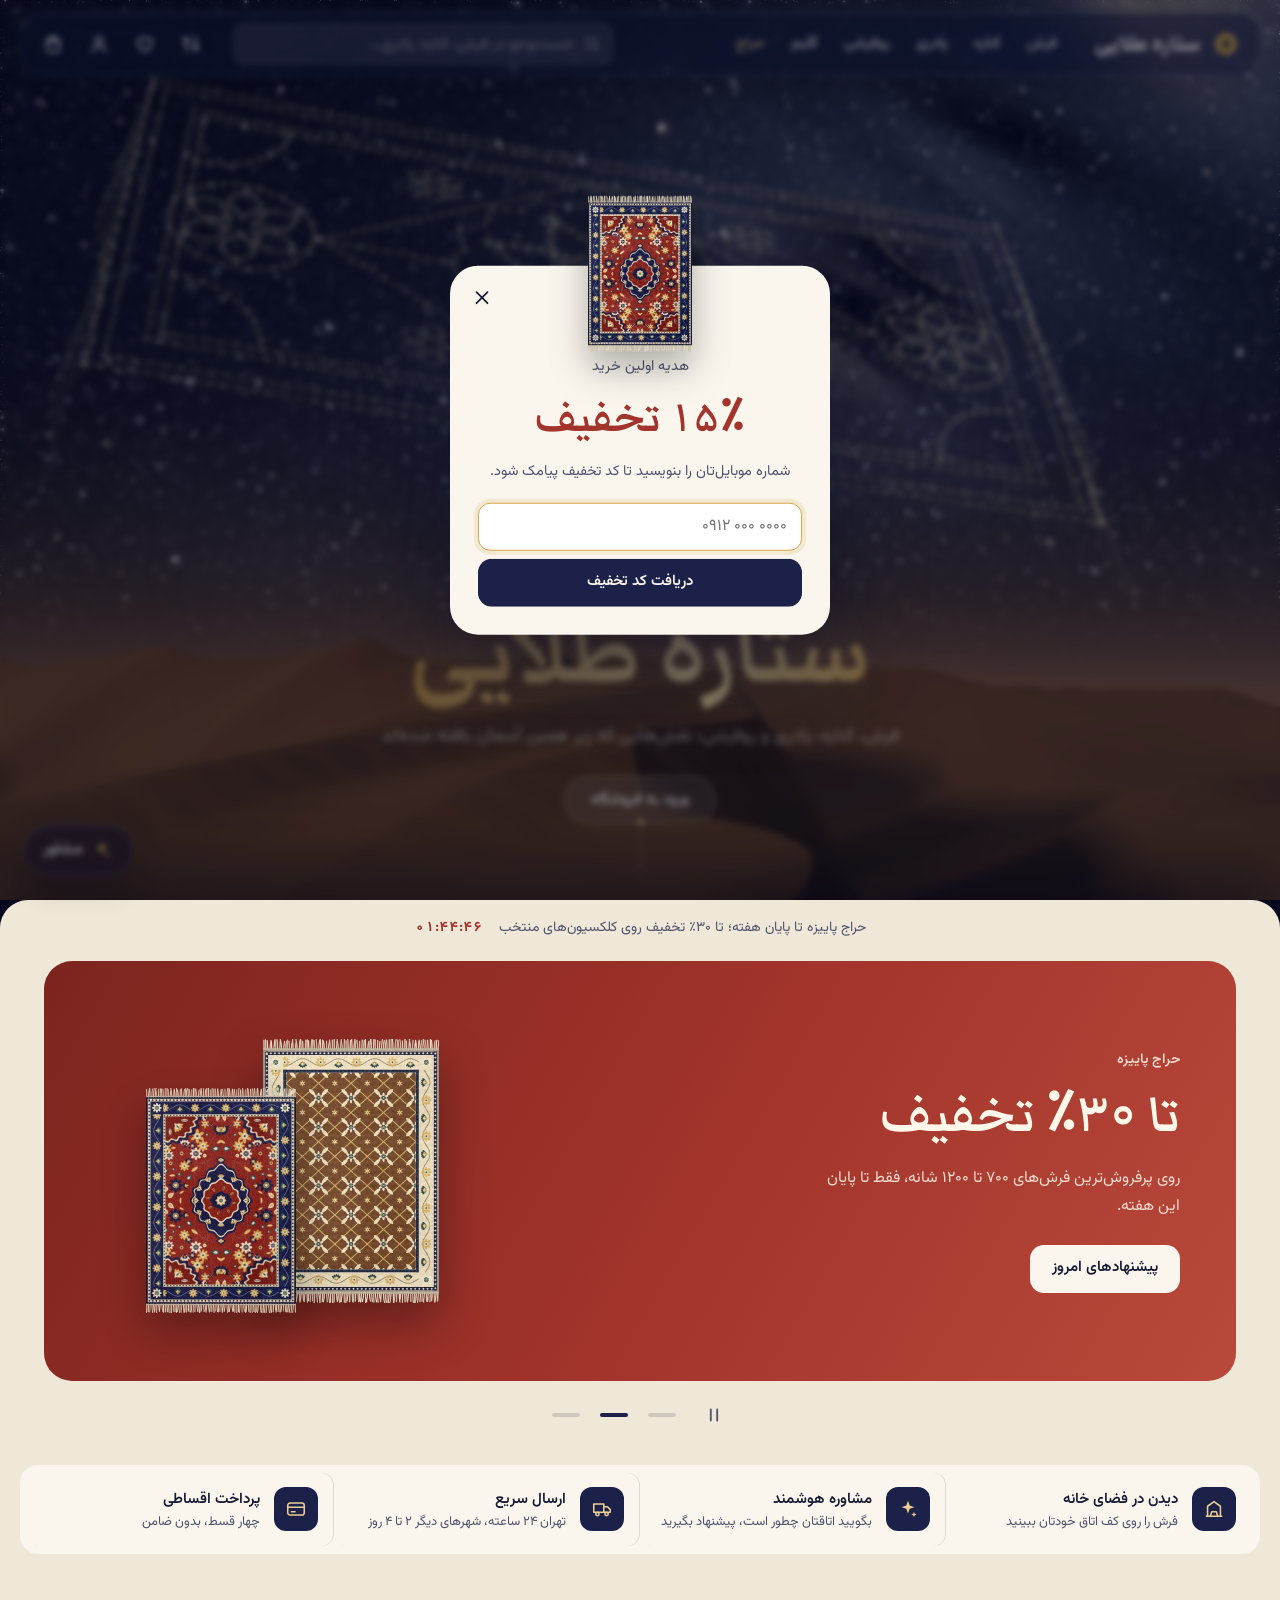
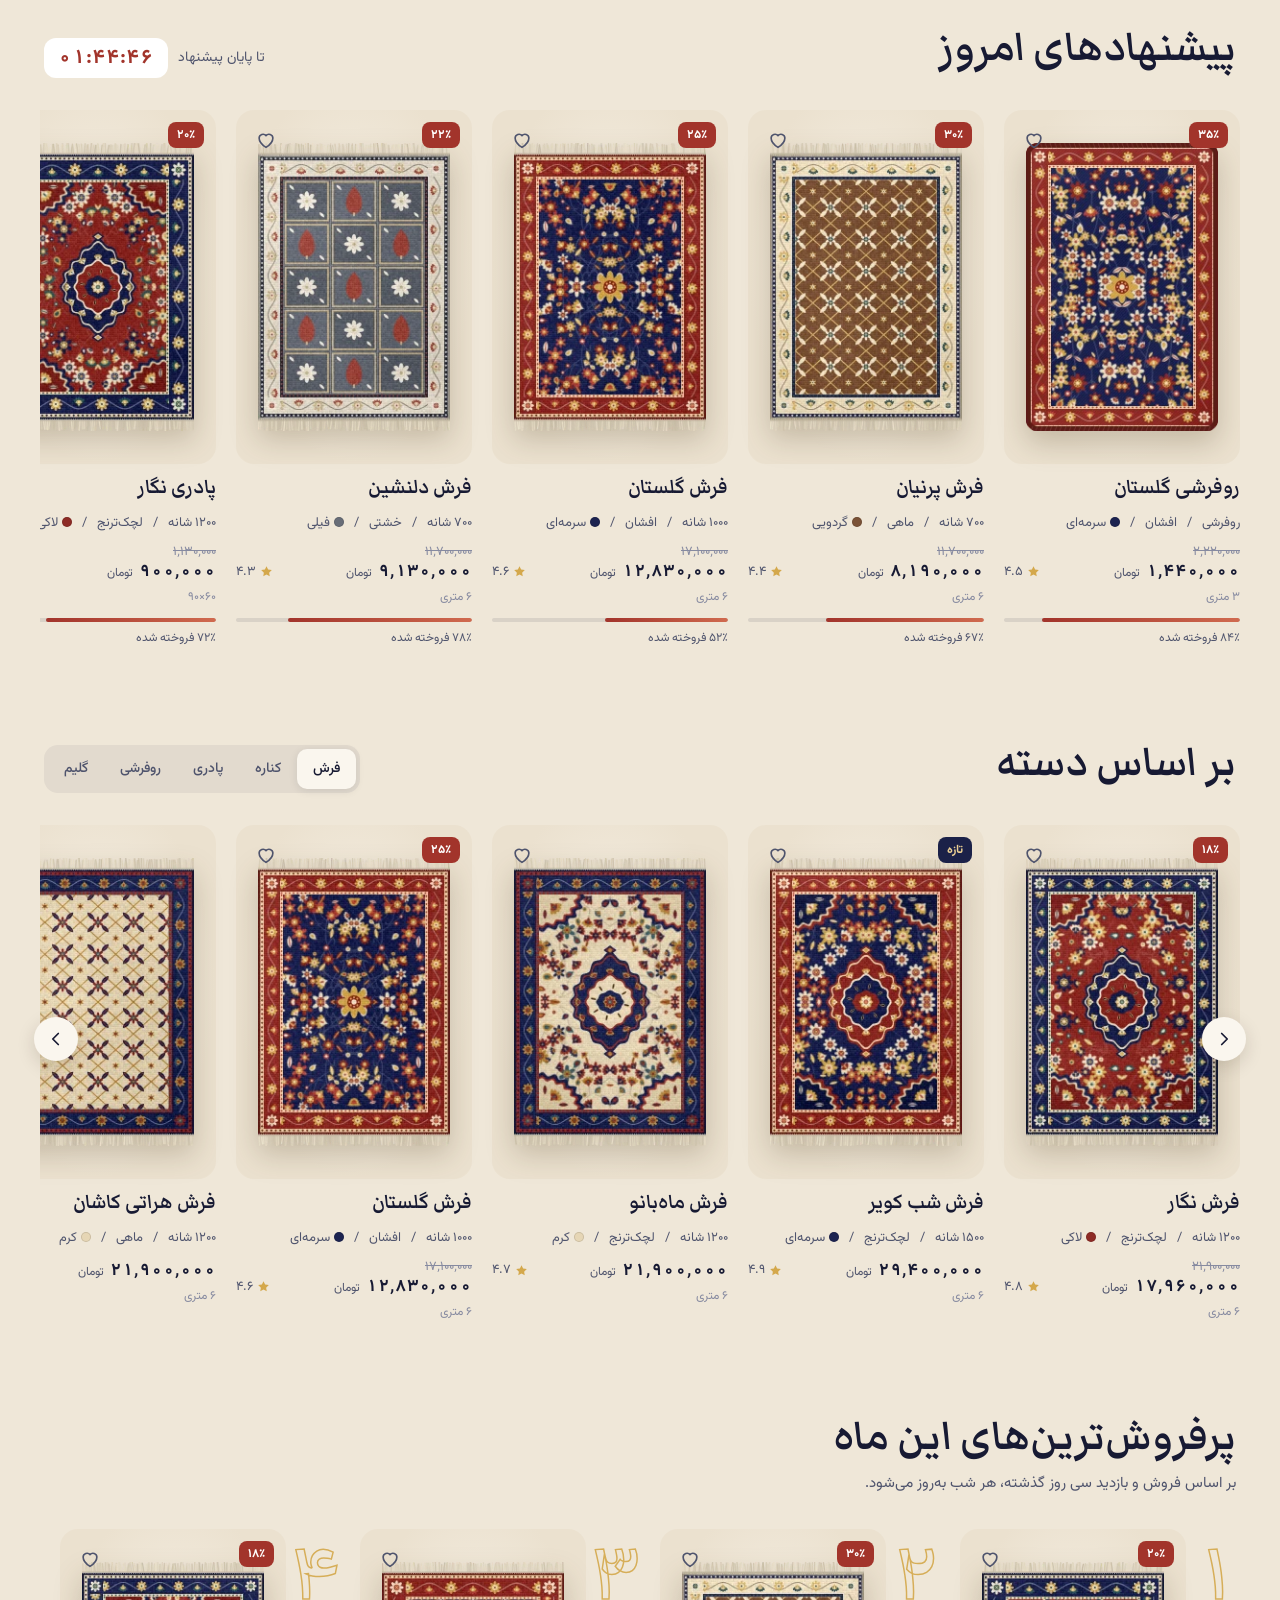
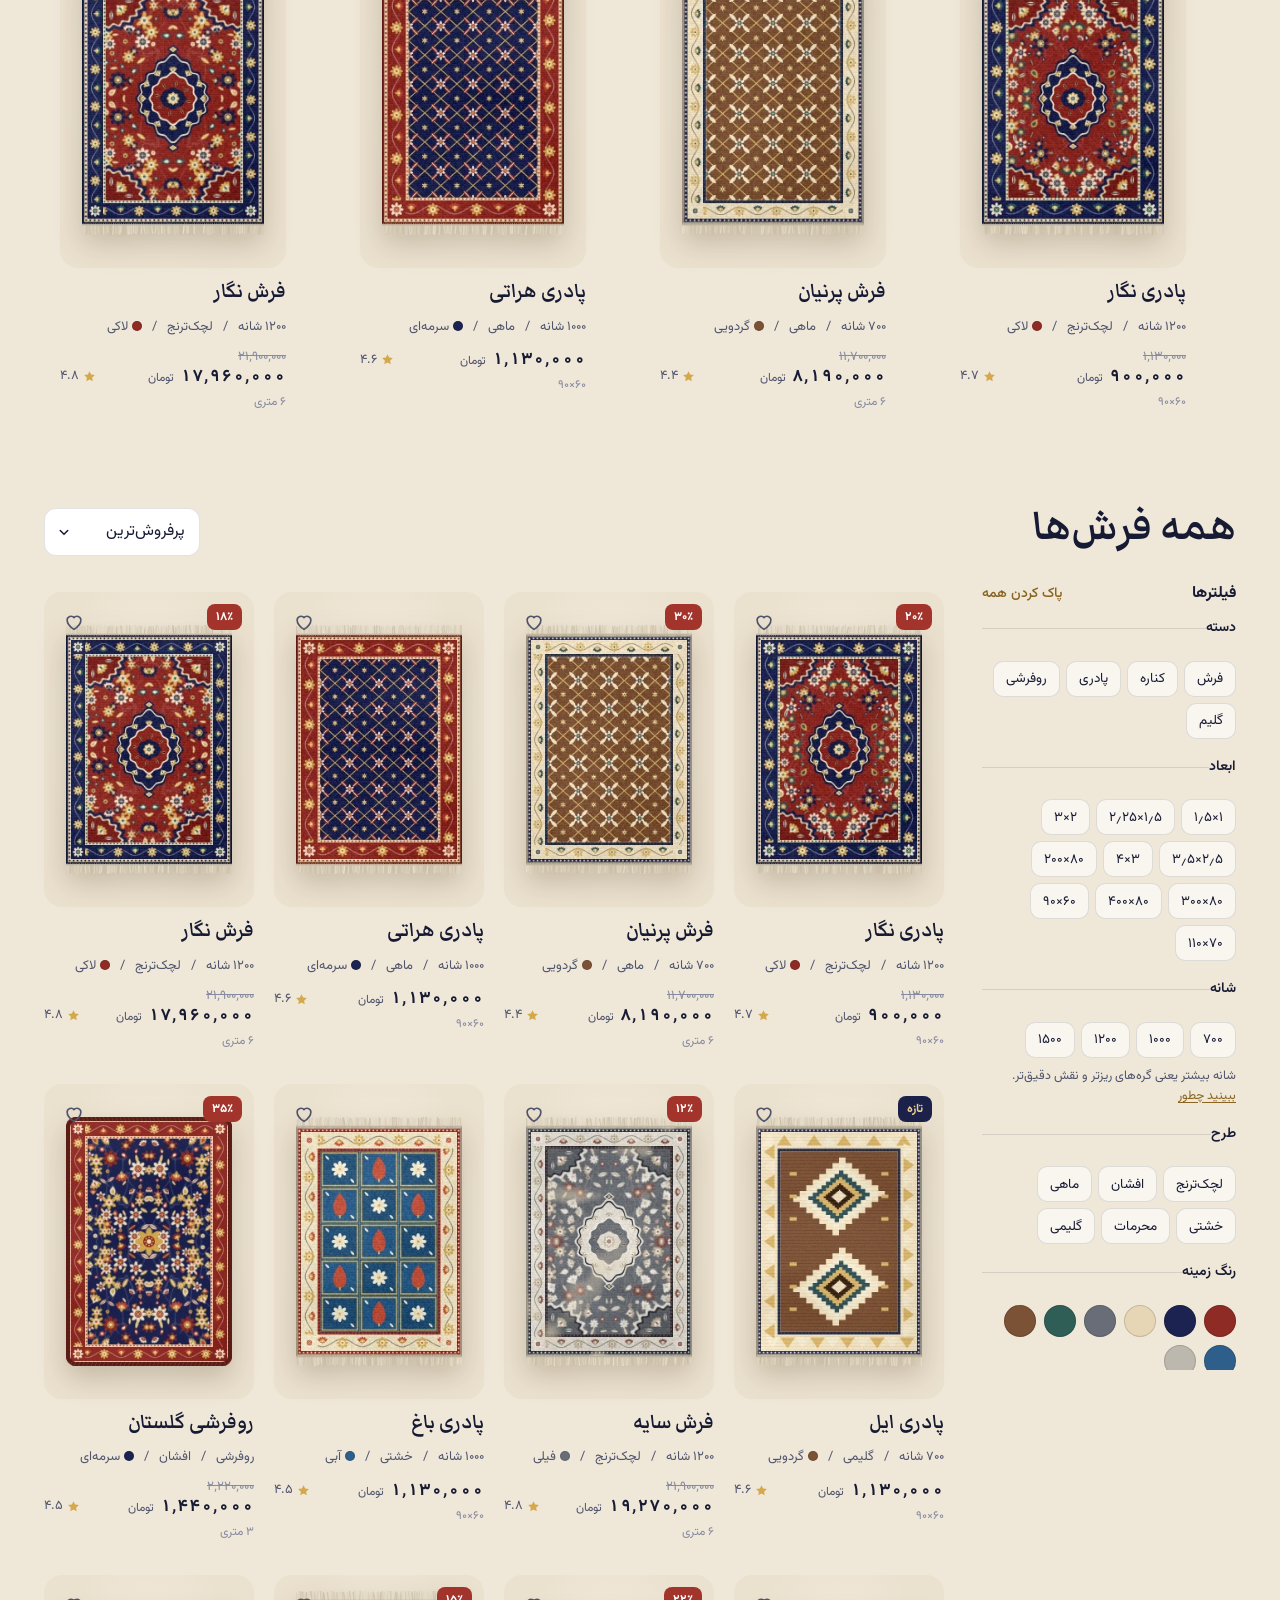
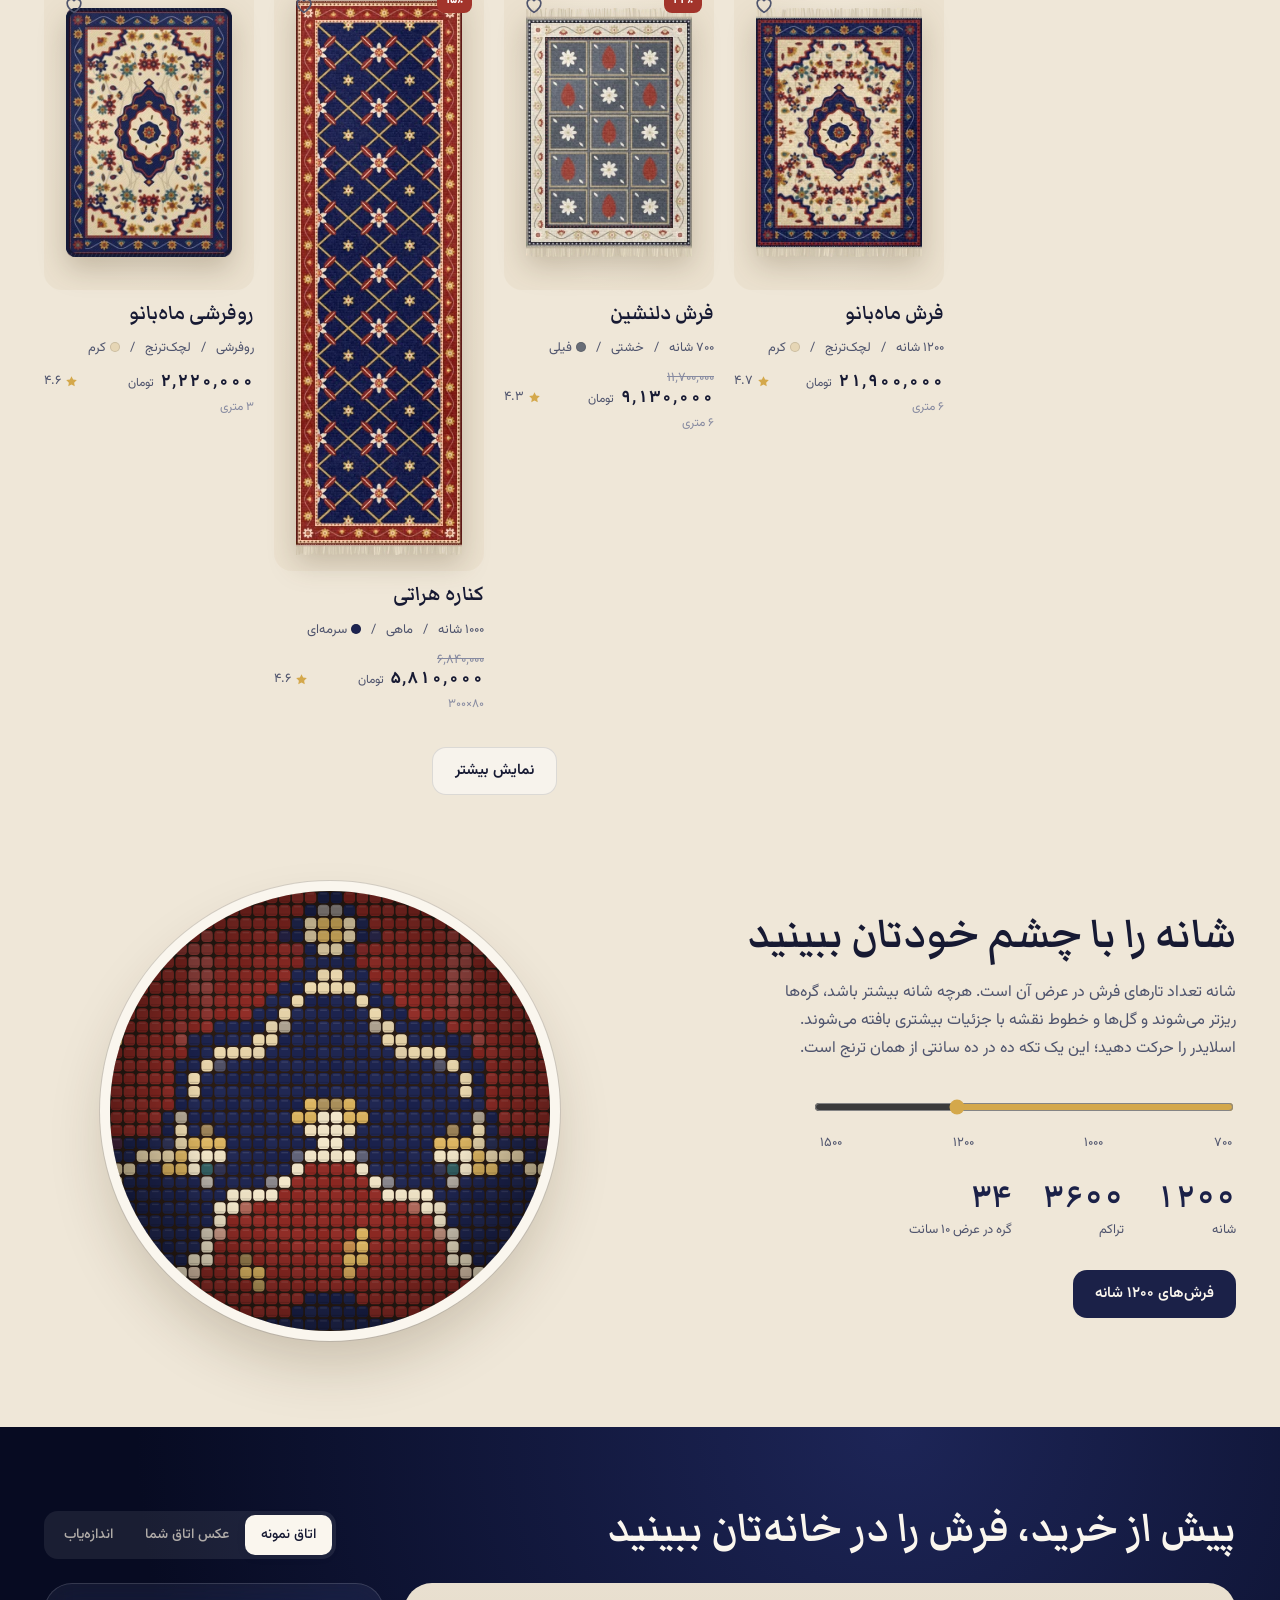
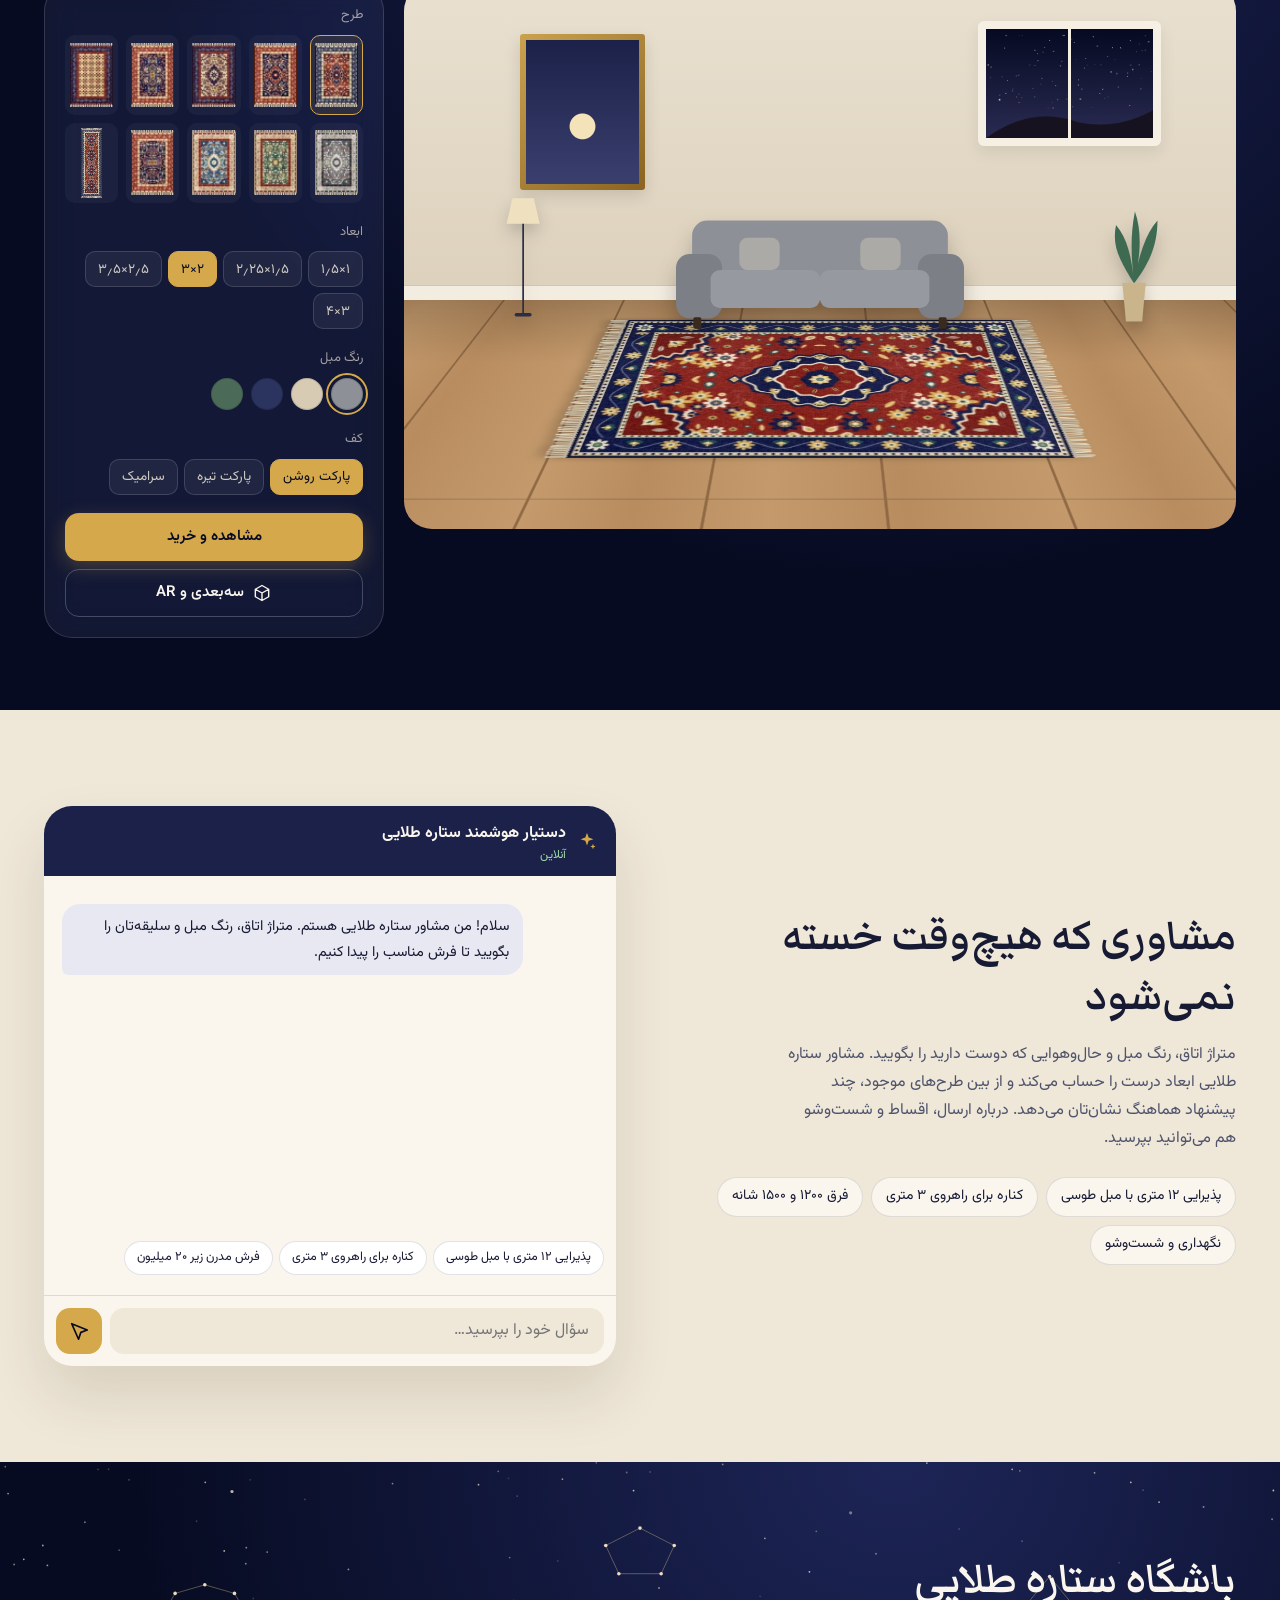
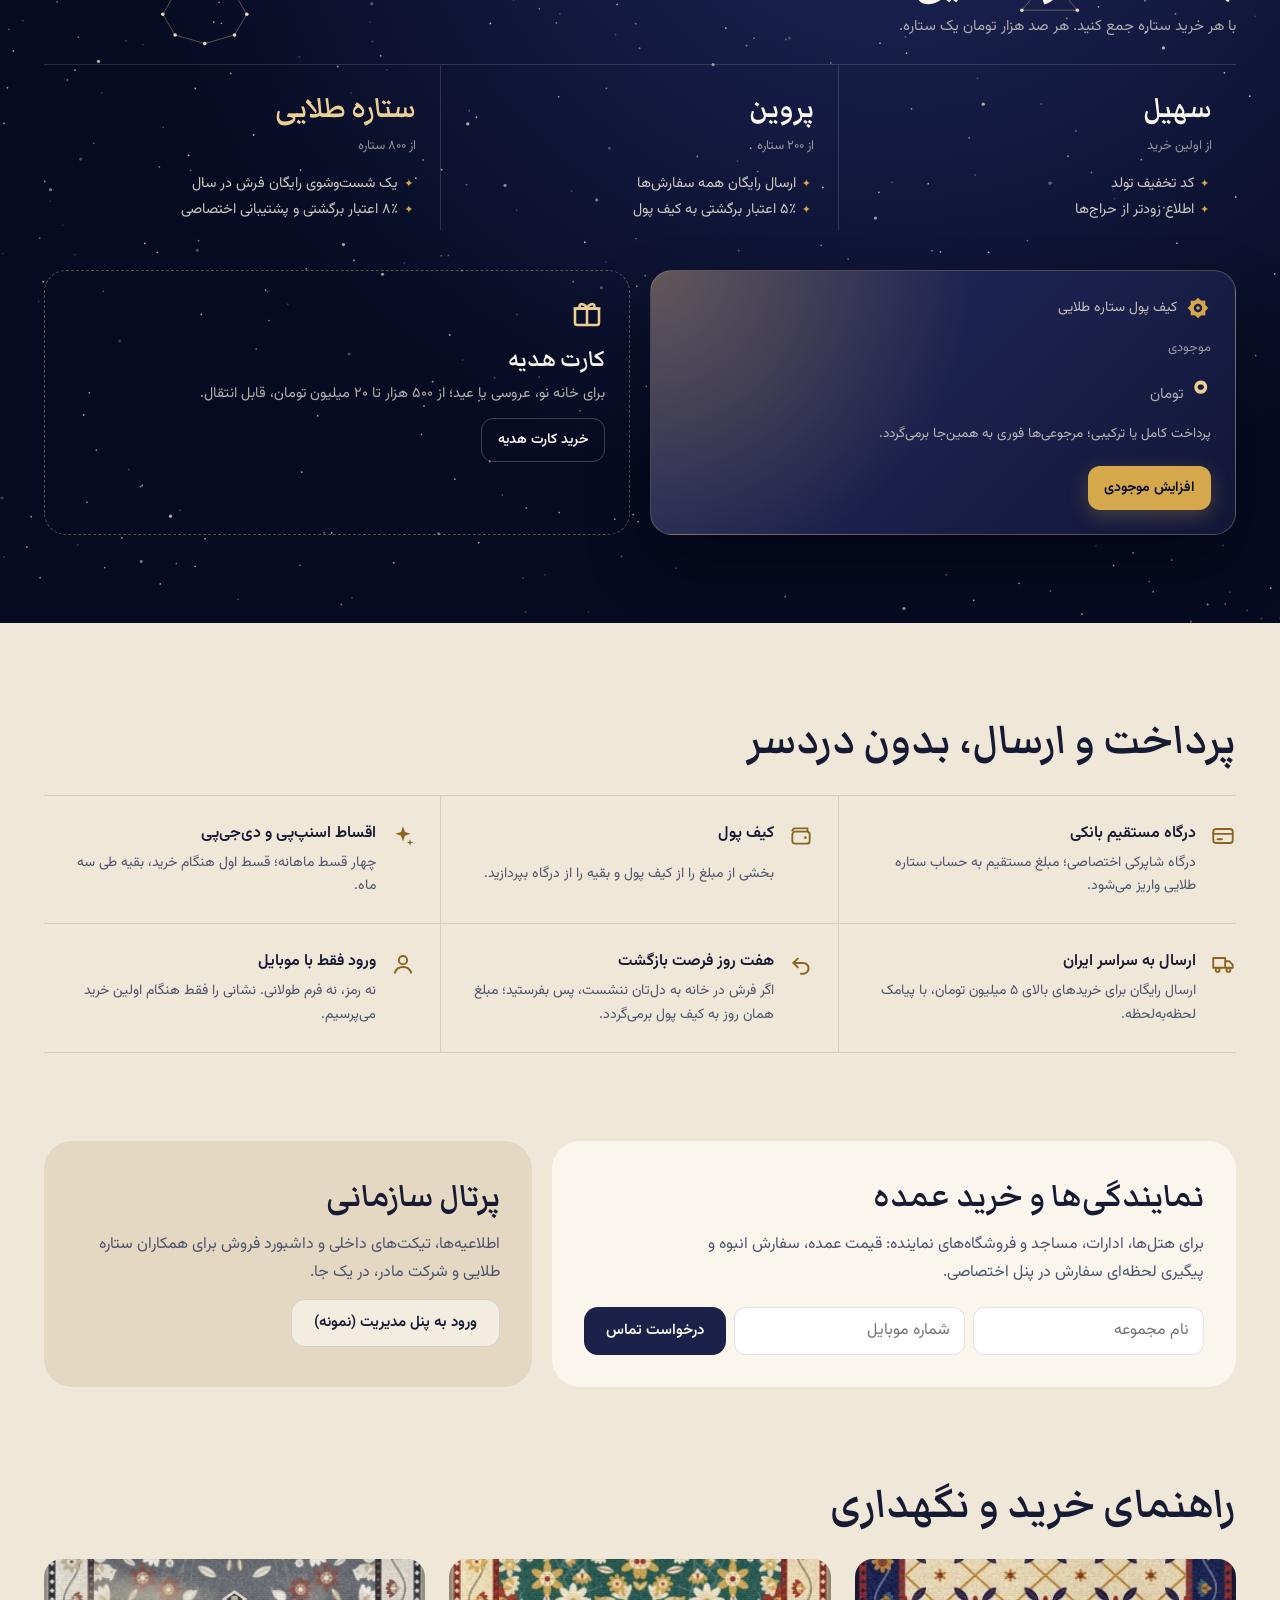
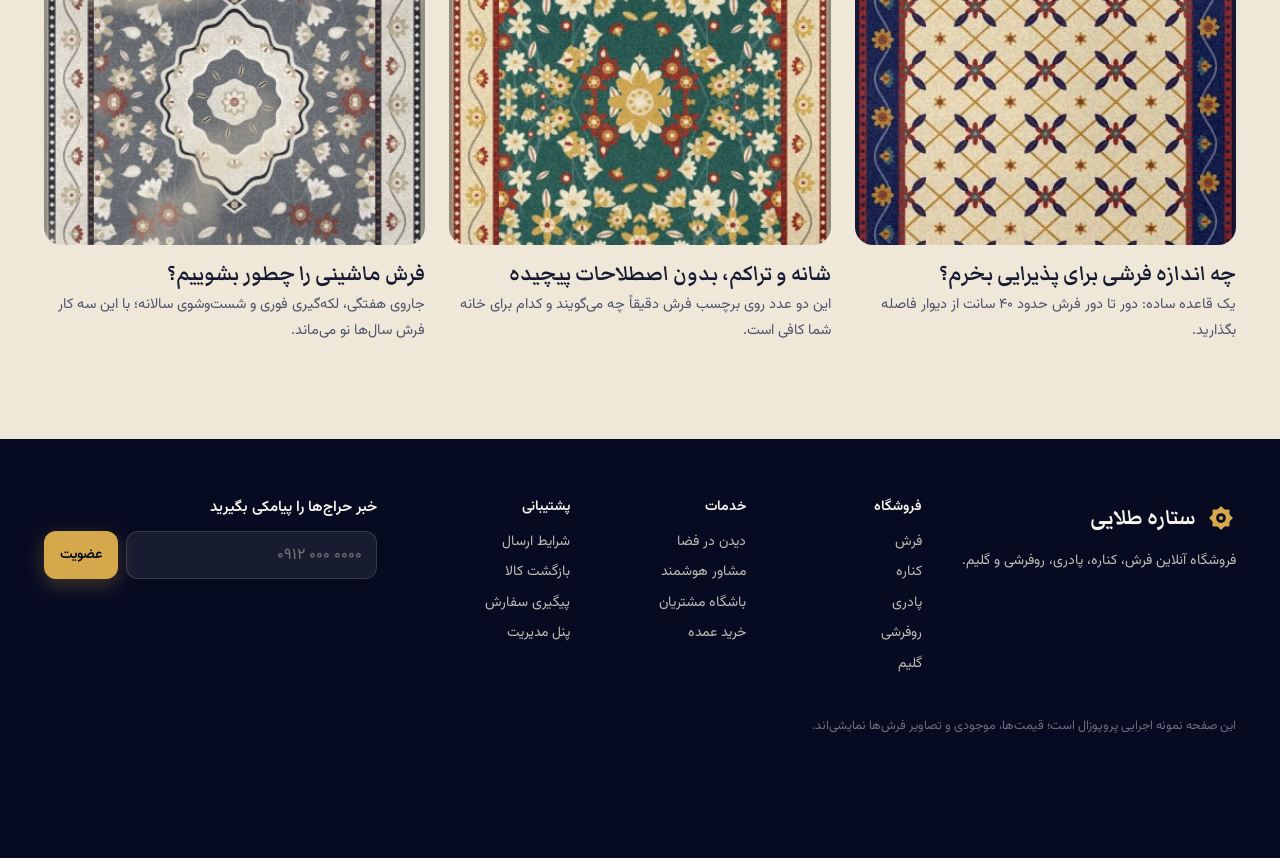
<file: index.html>
<!doctype html>
<html lang="fa" dir="rtl">
<head>
  <meta charset="utf-8">
  <meta name="viewport" content="width=device-width, initial-scale=1, viewport-fit=cover">
  <title>ستاره طلایی | فروشگاه آنلاین فرش، کناره، پادری و روفرشی</title>
  <meta name="description" content="ستاره طلایی؛ خرید آنلاین فرش ماشینی، کناره، پادری، روفرشی و گلیم با امکان دیدن فرش در فضای خانه، مشاور هوشمند و خرید اقساطی.">
  <meta name="theme-color" content="#070b22">
  <link rel="icon" href="data:image/svg+xml,%3Csvg xmlns='http://www.w3.org/2000/svg' viewBox='0 0 32 32'%3E%3Cg fill='%23d4a84b'%3E%3Crect x='7' y='7' width='18' height='18'/%3E%3Crect x='7' y='7' width='18' height='18' transform='rotate(45 16 16)'/%3E%3C/g%3E%3Ccircle cx='16' cy='16' r='4' fill='%23070b22'/%3E%3C/svg%3E">
  <link rel="preconnect" href="https://fonts.googleapis.com">
  <link rel="preconnect" href="https://fonts.gstatic.com" crossorigin>
  <link href="https://fonts.googleapis.com/css2?family=Markazi+Text:wght@400..700&family=Vazirmatn:wght@300..800&display=swap" rel="stylesheet">
  <link rel="stylesheet" href="css/style.css">
</head>
<body>

<svg width="0" height="0" style="position:absolute" aria-hidden="true">
  <defs>
    <symbol id="i-logo" viewBox="0 0 32 32"><g fill="currentColor"><rect x="7" y="7" width="18" height="18"/><rect x="7" y="7" width="18" height="18" transform="rotate(45 16 16)"/></g><circle cx="16" cy="16" r="5.2" fill="var(--logo-hole, #070b22)"/><circle cx="16" cy="16" r="2.2" fill="currentColor"/></symbol>
    <symbol id="i-search" viewBox="0 0 24 24"><circle cx="11" cy="11" r="6.5" fill="none" stroke="currentColor" stroke-width="1.8"/><path d="M20 20l-4.2-4.2" stroke="currentColor" stroke-width="1.8" stroke-linecap="round"/></symbol>
    <symbol id="i-heart" viewBox="0 0 24 24"><path d="M12 20s-7.5-4.6-7.5-10.2A4.3 4.3 0 0 1 12 7.2a4.3 4.3 0 0 1 7.5 2.6C19.5 15.4 12 20 12 20z" fill="none" stroke="currentColor" stroke-width="1.8" stroke-linejoin="round"/></symbol>
    <symbol id="i-heart-fill" viewBox="0 0 24 24"><path d="M12 20s-7.5-4.6-7.5-10.2A4.3 4.3 0 0 1 12 7.2a4.3 4.3 0 0 1 7.5 2.6C19.5 15.4 12 20 12 20z" fill="currentColor"/></symbol>
    <symbol id="i-bag" viewBox="0 0 24 24"><path d="M5 8h14l-1.2 11.2a1.5 1.5 0 0 1-1.5 1.3H7.7a1.5 1.5 0 0 1-1.5-1.3z" fill="none" stroke="currentColor" stroke-width="1.8" stroke-linejoin="round"/><path d="M9 10V7a3 3 0 0 1 6 0v3" fill="none" stroke="currentColor" stroke-width="1.8" stroke-linecap="round"/></symbol>
    <symbol id="i-user" viewBox="0 0 24 24"><circle cx="12" cy="8.5" r="3.8" fill="none" stroke="currentColor" stroke-width="1.8"/><path d="M4.5 20c1.2-3.6 4-5.3 7.5-5.3s6.3 1.7 7.5 5.3" fill="none" stroke="currentColor" stroke-width="1.8" stroke-linecap="round"/></symbol>
    <symbol id="i-compare" viewBox="0 0 24 24"><path d="M7 4v16M17 4v16M3 8h8M13 16h8" stroke="currentColor" stroke-width="1.8" stroke-linecap="round" fill="none"/></symbol>
    <symbol id="i-close" viewBox="0 0 24 24"><path d="M6 6l12 12M18 6L6 18" stroke="currentColor" stroke-width="1.9" stroke-linecap="round"/></symbol>
    <symbol id="i-chev" viewBox="0 0 24 24"><path d="M14.5 6l-6 6 6 6" fill="none" stroke="currentColor" stroke-width="1.9" stroke-linecap="round" stroke-linejoin="round"/></symbol>
    <symbol id="i-star" viewBox="0 0 24 24"><path d="M12 3.5l2.6 5.3 5.9.9-4.3 4.1 1 5.8L12 16.9l-5.2 2.7 1-5.8-4.3-4.1 5.9-.9z" fill="currentColor"/></symbol>
    <symbol id="i-cube" viewBox="0 0 24 24"><path d="M12 3l8 4.5v9L12 21l-8-4.5v-9z M4 7.5l8 4.5 8-4.5 M12 12v9" fill="none" stroke="currentColor" stroke-width="1.7" stroke-linejoin="round"/></symbol>
    <symbol id="i-spark" viewBox="0 0 24 24"><path d="M12 3l1.8 5.2L19 10l-5.2 1.8L12 17l-1.8-5.2L5 10l5.2-1.8z M18.5 15l.8 2.2 2.2.8-2.2.8-.8 2.2-.8-2.2-2.2-.8 2.2-.8z" fill="currentColor"/></symbol>
    <symbol id="i-truck" viewBox="0 0 24 24"><path d="M3 6.5h11v9H3z M14 9.5h4l3 3.2v2.8h-7" fill="none" stroke="currentColor" stroke-width="1.7" stroke-linejoin="round"/><circle cx="7" cy="17.5" r="1.8" fill="none" stroke="currentColor" stroke-width="1.7"/><circle cx="17" cy="17.5" r="1.8" fill="none" stroke="currentColor" stroke-width="1.7"/></symbol>
    <symbol id="i-card" viewBox="0 0 24 24"><rect x="3" y="5.5" width="18" height="13" rx="2.5" fill="none" stroke="currentColor" stroke-width="1.7"/><path d="M3 10h18M7 15h4" stroke="currentColor" stroke-width="1.7" stroke-linecap="round"/></symbol>
    <symbol id="i-room" viewBox="0 0 24 24"><path d="M3 20h18M5 20V9l7-5 7 5v11" fill="none" stroke="currentColor" stroke-width="1.7" stroke-linejoin="round"/><path d="M8 20l1.5-5h5L16 20" fill="none" stroke="currentColor" stroke-width="1.7" stroke-linejoin="round"/></symbol>
    <symbol id="i-wallet" viewBox="0 0 24 24"><path d="M4 7.5A2.5 2.5 0 0 1 6.5 5H18v3" fill="none" stroke="currentColor" stroke-width="1.7"/><rect x="4" y="8" width="16" height="11" rx="2.5" fill="none" stroke="currentColor" stroke-width="1.7"/><circle cx="16" cy="13.5" r="1.2" fill="currentColor"/></symbol>
    <symbol id="i-gift" viewBox="0 0 24 24"><rect x="4" y="9" width="16" height="11" rx="1.5" fill="none" stroke="currentColor" stroke-width="1.7"/><path d="M3 9h18M12 9v11M12 9c-1-3-5-4-5-1.5S10 9 12 9zm0 0c1-3 5-4 5-1.5S14 9 12 9z" fill="none" stroke="currentColor" stroke-width="1.7"/></symbol>
    <symbol id="i-return" viewBox="0 0 24 24"><path d="M9 7L5 11l4 4" fill="none" stroke="currentColor" stroke-width="1.8" stroke-linecap="round" stroke-linejoin="round"/><path d="M5 11h9a5 5 0 0 1 0 10h-2" fill="none" stroke="currentColor" stroke-width="1.8" stroke-linecap="round"/></symbol>
    <symbol id="i-plus" viewBox="0 0 24 24"><path d="M12 5v14M5 12h14" stroke="currentColor" stroke-width="1.9" stroke-linecap="round"/></symbol>
    <symbol id="i-minus" viewBox="0 0 24 24"><path d="M5 12h14" stroke="currentColor" stroke-width="1.9" stroke-linecap="round"/></symbol>
    <symbol id="i-check" viewBox="0 0 24 24"><path d="M5 12.5l4.5 4.5L19 7.5" fill="none" stroke="currentColor" stroke-width="2" stroke-linecap="round" stroke-linejoin="round"/></symbol>
    <symbol id="i-upload" viewBox="0 0 24 24"><path d="M12 15V4M7.5 8.5L12 4l4.5 4.5M4 15v3.5A1.5 1.5 0 0 0 5.5 20h13a1.5 1.5 0 0 0 1.5-1.5V15" fill="none" stroke="currentColor" stroke-width="1.8" stroke-linecap="round" stroke-linejoin="round"/></symbol>
    <symbol id="i-rotate" viewBox="0 0 24 24"><path d="M19 12a7 7 0 1 1-2.1-5" fill="none" stroke="currentColor" stroke-width="1.8" stroke-linecap="round"/><path d="M17.5 3v4.2h-4.2" fill="none" stroke="currentColor" stroke-width="1.8" stroke-linecap="round" stroke-linejoin="round"/></symbol>
    <symbol id="i-send" viewBox="0 0 24 24"><path d="M20 4L3 11l7 2.5L12.5 21z" fill="none" stroke="currentColor" stroke-width="1.8" stroke-linejoin="round"/></symbol>
    <symbol id="i-home" viewBox="0 0 24 24"><path d="M4 11l8-6.5 8 6.5V20h-5v-5.5H9V20H4z" fill="none" stroke="currentColor" stroke-width="1.8" stroke-linejoin="round"/></symbol>
    <symbol id="i-grid" viewBox="0 0 24 24"><rect x="4" y="4" width="7" height="7" rx="1.5" fill="none" stroke="currentColor" stroke-width="1.7"/><rect x="13" y="4" width="7" height="7" rx="1.5" fill="none" stroke="currentColor" stroke-width="1.7"/><rect x="4" y="13" width="7" height="7" rx="1.5" fill="none" stroke="currentColor" stroke-width="1.7"/><rect x="13" y="13" width="7" height="7" rx="1.5" fill="none" stroke="currentColor" stroke-width="1.7"/></symbol>
    <symbol id="i-filter" viewBox="0 0 24 24"><path d="M4 6h16M7 12h10M10 18h4" stroke="currentColor" stroke-width="1.8" stroke-linecap="round"/></symbol>
    <symbol id="i-pause" viewBox="0 0 24 24"><path d="M8.5 6v12M15.5 6v12" stroke="currentColor" stroke-width="2" stroke-linecap="round"/></symbol>
    <symbol id="i-play" viewBox="0 0 24 24"><path d="M8 5.5v13l10-6.5z" fill="currentColor"/></symbol>
  </defs>
</svg>

<a class="skip-link" href="#main">رفتن به محتوای اصلی</a>

<!-- ============ HERO: night desert ============ -->
<section class="hero" id="hero" aria-label="ستاره طلایی">
  <div class="hero__sky">
    <canvas class="hero__gl" id="hero-gl" aria-hidden="true"></canvas>
    <canvas class="hero__stars" id="hero-stars" aria-hidden="true"></canvas>
  </div>
  <div class="hero__title">
    <h1 class="hero__name">ستاره طلایی</h1>
    <p class="hero__tag">فرش، کناره، پادری و روفرشی؛ نقش‌هایی که زیر همین آسمان بافته شده‌اند</p>
    <a class="hero__enter" href="#main">ورود به فروشگاه</a>
  </div>
  <button class="hero__skip" type="button" id="hero-skip">رد کردن مقدمه</button>
  <div class="hero__cue" aria-hidden="true"><span></span></div>
</section>

<!-- ============ glass navigation (control layer) ============ -->
<header class="nav" id="nav">
  <div class="nav__bar glass">
    <a class="nav__brand" href="#hero" aria-label="ستاره طلایی، صفحه اصلی"><svg class="nav__logo"><use href="#i-logo"/></svg><span>ستاره طلایی</span></a>
    <nav class="nav__cats" aria-label="دسته‌بندی‌ها">
      <a href="#shop" data-cat="farsh">فرش</a>
      <a href="#shop" data-cat="kenare">کناره</a>
      <a href="#shop" data-cat="padari">پادری</a>
      <a href="#shop" data-cat="rufarshi">روفرشی</a>
      <a href="#shop" data-cat="gelim">گلیم</a>
      <a href="#deals" class="is-sale">حراج</a>
    </nav>
    <div class="nav__search" role="search">
      <svg><use href="#i-search"/></svg>
      <input id="search" type="search" placeholder="جست‌وجو در فرش، کناره، پادری…" autocomplete="off" aria-label="جست‌وجو">
      <div class="search-pop" id="search-pop" role="listbox"></div>
    </div>
    <div class="nav__actions">
      <button class="icon-btn" type="button" data-open="compare" aria-label="مقایسه"><svg><use href="#i-compare"/></svg><b class="badge" data-count="compare"></b></button>
      <button class="icon-btn" type="button" data-open="wish" aria-label="علاقه‌مندی‌ها"><svg><use href="#i-heart"/></svg><b class="badge" data-count="wish"></b></button>
      <button class="icon-btn" type="button" data-open="account" aria-label="حساب کاربری"><svg><use href="#i-user"/></svg></button>
      <button class="icon-btn icon-btn--cart" type="button" data-open="cart" aria-label="سبد خرید"><svg><use href="#i-bag"/></svg><b class="badge" data-count="cart"></b></button>
    </div>
  </div>
</header>

<main id="main" class="sheet">

  <!-- announcement: timed campaign -->
  <div class="announce" id="announce">
    <span>حراج پاییزه تا پایان هفته؛ تا ۳۰٪ تخفیف روی کلکسیون‌های منتخب</span>
    <span class="announce__timer" data-countdown="campaign"></span>
  </div>

  <!-- layer 2: banners -->
  <section class="promo wrap" id="promo" aria-label="پیشنهادهای ویژه">
    <div class="promo__track" id="promo-track">
      <article class="slide slide--night is-active" data-slide="0">
        <div class="slide__text">
          <p class="slide__kicker">کلکسیون تازه</p>
          <h2>شب‌های کویر</h2>
          <p>چهار طرح سرمه‌ای و آبی با ترنج هشت‌پر؛ الهام‌گرفته از آسمان شب‌های کویر مرکزی.</p>
          <a class="btn btn--gold" href="#shop" data-collection="شب کویر">دیدن کلکسیون</a>
        </div>
        <div class="slide__art"><img alt="فرش طرح شب کویر" data-rug="st101" data-w="300"><img alt="" data-rug="st112" data-w="300" class="slide__art-b"></div>
      </article>
      <article class="slide slide--lacquer" data-slide="1">
        <div class="slide__text">
          <p class="slide__kicker">حراج پاییزه</p>
          <h2>تا ۳۰٪ تخفیف</h2>
          <p>روی پرفروش‌ترین فرش‌های ۷۰۰ تا ۱۲۰۰ شانه، فقط تا پایان این هفته.</p>
          <a class="btn btn--light" href="#deals">پیشنهادهای امروز</a>
        </div>
        <div class="slide__art"><img alt="فرش طرح پرنیان" data-rug="st108" data-w="300"><img alt="" data-rug="st100" data-w="300" class="slide__art-b"></div>
      </article>
      <article class="slide slide--sand" data-slide="2">
        <div class="slide__text">
          <p class="slide__kicker">خرید اقساطی</p>
          <h2>امروز ببرید، چهار قسط بپردازید</h2>
          <p>پرداخت اقساطی با اسنپ‌پی و دی‌جی‌پی، بدون ضامن و بدون کارمزد اضافه.</p>
          <a class="btn btn--navy" href="#pay">شرایط اقساط</a>
        </div>
        <div class="slide__art"><img alt="فرش طرح ماه‌بانو" data-rug="st102" data-w="300"><img alt="" data-rug="st104" data-w="300" class="slide__art-b"></div>
      </article>
    </div>
    <div class="promo__ctrl">
      <button class="icon-btn icon-btn--small" type="button" id="promo-pause" aria-label="توقف اسلایدر"><svg><use href="#i-pause"/></svg></button>
      <div class="promo__dots" id="promo-dots" role="tablist">
        <button type="button" role="tab" aria-label="اسلاید ۱" class="is-active"><i></i></button>
        <button type="button" role="tab" aria-label="اسلاید ۲"><i></i></button>
        <button type="button" role="tab" aria-label="اسلاید ۳"><i></i></button>
      </div>
    </div>
  </section>

  <!-- layer 3: services -->
  <section class="services wrap" aria-label="خدمات">
    <button class="service" type="button" data-go="room"><svg><use href="#i-room"/></svg><span><b>دیدن در فضای خانه</b><small>فرش را روی کف اتاق خودتان ببینید</small></span></button>
    <button class="service" type="button" data-open="chat"><svg><use href="#i-spark"/></svg><span><b>مشاوره هوشمند</b><small>بگویید اتاقتان چطور است، پیشنهاد بگیرید</small></span></button>
    <button class="service" type="button" data-go="pay"><svg><use href="#i-truck"/></svg><span><b>ارسال سریع</b><small>تهران ۲۴ ساعته، شهرهای دیگر ۲ تا ۴ روز</small></span></button>
    <button class="service" type="button" data-go="pay"><svg><use href="#i-card"/></svg><span><b>پرداخت اقساطی</b><small>چهار قسط، بدون ضامن</small></span></button>
  </section>

  <!-- timed offers -->
  <section class="deals wrap" id="deals" aria-labelledby="deals-h">
    <div class="sec-head">
      <h2 id="deals-h">پیشنهادهای امروز</h2>
      <div class="deals__clock"><span>تا پایان پیشنهاد</span><b data-countdown="day"></b></div>
    </div>
    <div class="rail" id="deals-rail"></div>
  </section>

  <!-- layer 4: category sliders -->
  <section class="collections wrap" id="collections" aria-labelledby="col-h">
    <div class="sec-head">
      <h2 id="col-h">بر اساس دسته</h2>
      <div class="seg" role="tablist" id="cat-tabs">
        <button role="tab" type="button" data-cat="farsh" class="is-active">فرش</button>
        <button role="tab" type="button" data-cat="kenare">کناره</button>
        <button role="tab" type="button" data-cat="padari">پادری</button>
        <button role="tab" type="button" data-cat="rufarshi">روفرشی</button>
        <button role="tab" type="button" data-cat="gelim">گلیم</button>
      </div>
    </div>
    <div class="rail-wrap">
      <button class="rail-btn rail-btn--prev" type="button" aria-label="قبلی"><svg><use href="#i-chev"/></svg></button>
      <div class="rail" id="cat-rail"></div>
      <button class="rail-btn rail-btn--next" type="button" aria-label="بعدی"><svg><use href="#i-chev"/></svg></button>
    </div>
  </section>

  <!-- layer 5: bestsellers -->
  <section class="best wrap" id="best" aria-labelledby="best-h">
    <div class="sec-head">
      <h2 id="best-h">پرفروش‌ترین‌های این ماه</h2>
      <p class="sec-sub">بر اساس فروش و بازدید سی روز گذشته، هر شب به‌روز می‌شود.</p>
    </div>
    <div class="rail rail--ranked" id="best-rail"></div>
  </section>

  <!-- catalogue with rug-specific filters -->
  <section class="shop wrap" id="shop" aria-labelledby="shop-h">
    <div class="sec-head">
      <h2 id="shop-h">همه فرش‌ها</h2>
      <div class="shop__tools">
        <button class="btn btn--ghost shop__filter-btn" type="button" id="filter-toggle"><svg><use href="#i-filter"/></svg>فیلترها</button>
        <label class="select"><span class="sr">مرتب‌سازی</span>
          <select id="sort">
            <option value="best">پرفروش‌ترین</option>
            <option value="new">جدیدترین</option>
            <option value="cheap">ارزان‌ترین</option>
            <option value="exp">گران‌ترین</option>
            <option value="off">بیشترین تخفیف</option>
          </select>
        </label>
      </div>
    </div>
    <div class="shop__body">
      <aside class="filters" id="filters" aria-label="فیلترها">
        <div class="filters__head"><b>فیلترها</b><button type="button" class="link" id="filter-reset">پاک کردن همه</button><button type="button" class="icon-btn icon-btn--small filters__close" id="filter-close" aria-label="بستن"><svg><use href="#i-close"/></svg></button></div>
        <fieldset><legend>دسته</legend><div class="chips" data-f="cat"></div></fieldset>
        <fieldset><legend>ابعاد</legend><div class="chips" data-f="size"></div></fieldset>
        <fieldset><legend>شانه</legend><div class="chips" data-f="shaneh"></div><p class="hint">شانه بیشتر یعنی گره‌های ریزتر و نقش دقیق‌تر. <a href="#density">ببینید چطور</a></p></fieldset>
        <fieldset><legend>طرح</legend><div class="chips" data-f="design"></div></fieldset>
        <fieldset><legend>رنگ زمینه</legend><div class="swatches" data-f="palette"></div></fieldset>
        <fieldset><legend>قیمت تا</legend><input type="range" id="price-max" min="1" max="60" step="1" value="60"><output id="price-out"></output></fieldset>
        <label class="toggle"><input type="checkbox" id="f-off"><span>فقط تخفیف‌دارها</span></label>
      </aside>
      <div class="shop__main">
        <div class="shop__active" id="shop-active"></div>
        <div class="grid" id="shop-grid"></div>
        <div class="shop__more"><button class="btn btn--ghost" type="button" id="shop-more">نمایش بیشتر</button></div>
      </div>
    </div>
  </section>

  <!-- knot density, explained by touch -->
  <section class="density wrap" id="density" aria-labelledby="den-h">
    <div class="density__text">
      <h2 id="den-h">شانه را با چشم خودتان ببینید</h2>
      <p>شانه تعداد تارهای فرش در عرض آن است. هرچه شانه بیشتر باشد، گره‌ها ریزتر می‌شوند و گل‌ها و خطوط نقشه با جزئیات بیشتری بافته می‌شوند. اسلایدر را حرکت دهید؛ این یک تکه ده در ده سانتی از همان ترنج است.</p>
      <div class="density__ctrl">
        <input type="range" id="den-range" min="0" max="3" step="1" value="2" aria-label="شانه">
        <div class="density__ticks"><span>۷۰۰</span><span>۱۰۰۰</span><span>۱۲۰۰</span><span>۱۵۰۰</span></div>
      </div>
      <dl class="density__facts">
        <div><dt>شانه</dt><dd id="den-shaneh">۱۲۰۰</dd></div>
        <div><dt>تراکم</dt><dd id="den-tarakom">۳۶۰۰</dd></div>
        <div><dt>گره در عرض ۱۰ سانت</dt><dd id="den-knots">۳۴</dd></div>
      </dl>
      <a class="btn btn--navy" href="#shop" id="den-shop">فرش‌های ۱۲۰۰ شانه</a>
    </div>
    <div class="density__lens"><canvas id="den-canvas" width="440" height="440" aria-label="نمای بزرگ‌شده گره‌های فرش"></canvas></div>
  </section>

  <!-- see it in your room -->
  <section class="room night" id="room" aria-labelledby="room-h">
    <div class="wrap">
      <div class="sec-head sec-head--light">
        <h2 id="room-h">پیش از خرید، فرش را در خانه‌تان ببینید</h2>
        <div class="seg seg--dark" role="tablist" id="room-tabs">
          <button role="tab" type="button" data-room="demo" class="is-active">اتاق نمونه</button>
          <button role="tab" type="button" data-room="photo">عکس اتاق شما</button>
          <button role="tab" type="button" data-room="size">اندازه‌یاب</button>
        </div>
      </div>
      <div class="room__layout">
        <div class="room__stage" id="room-stage">
          <div class="scene" id="scene">
            <div class="scene__wall">
              <div class="scene__window"><canvas id="window-sky" width="220" height="150"></canvas></div>
              <div class="scene__frame"></div>
            </div>
            <div class="scene__floor-wrap"><div class="scene__floor" id="floor"><img class="scene__rug" id="scene-rug" alt="فرش در اتاق"></div></div>
            <svg class="scene__sofa" id="sofa" viewBox="0 0 520 210" aria-hidden="true">
              <rect x="38" y="20" width="444" height="120" rx="26" class="sofa-back"/>
              <rect x="10" y="78" width="80" height="112" rx="24" class="sofa-arm"/>
              <rect x="430" y="78" width="80" height="112" rx="24" class="sofa-arm"/>
              <rect x="70" y="106" width="190" height="66" rx="16" class="sofa-seat"/>
              <rect x="260" y="106" width="190" height="66" rx="16" class="sofa-seat"/>
              <rect x="40" y="188" width="14" height="20" rx="3" class="sofa-leg"/><rect x="466" y="188" width="14" height="20" rx="3" class="sofa-leg"/>
              <rect x="120" y="50" width="70" height="56" rx="14" class="sofa-cushion"/>
              <rect x="330" y="50" width="70" height="56" rx="14" class="sofa-cushion"/>
            </svg>
            <svg class="scene__plant" viewBox="0 0 120 260" aria-hidden="true"><path d="M60 170 C30 120 10 90 20 40 C45 70 55 110 60 170 Z M60 170 C70 110 85 60 112 30 C112 90 90 130 60 170 Z M60 170 C55 120 50 70 62 10 C80 60 72 120 60 170Z" fill="#3f6a52"/><path d="M34 168h52l-8 86H42z" fill="#c9b48b"/></svg>
            <svg class="scene__lamp" viewBox="0 0 90 300" aria-hidden="true"><path d="M20 10h50l14 60H6z" fill="#efe1c0"/><rect x="43" y="70" width="4" height="210" fill="#2b2f45"/><rect x="25" y="280" width="40" height="8" rx="4" fill="#2b2f45"/></svg>
          </div>
          <div class="photo-stage" id="photo-stage" hidden>
            <img id="photo-bg" alt="عکس اتاق شما">
            <div class="photo-empty" id="photo-empty">
              <svg><use href="#i-upload"/></svg>
              <p>یک عکس از کف اتاق‌تان بگذارید. عکس روی دستگاه خودتان می‌ماند و جایی ارسال نمی‌شود.</p>
              <label class="btn btn--gold">انتخاب عکس<input type="file" accept="image/*" id="photo-input" hidden></label>
            </div>
            <div class="photo-rug" id="photo-rug" hidden><img id="photo-rug-img" alt="فرش روی عکس شما"></div>
          </div>
          <div class="size-stage" id="size-stage" hidden>
            <svg id="plan" viewBox="0 0 420 320" role="img" aria-label="نقشه اتاق و فرش پیشنهادی"></svg>
          </div>
        </div>
        <div class="room__panel glass-dark" id="room-panel">
          <div class="room__group" data-for="demo photo">
            <p class="room__label">طرح</p>
            <div class="room__rugs" id="room-rugs"></div>
          </div>
          <div class="room__group" data-for="demo photo">
            <p class="room__label">ابعاد</p>
            <div class="chips chips--dark" id="room-sizes"></div>
          </div>
          <div class="room__group" data-for="demo">
            <p class="room__label">رنگ مبل</p>
            <div class="swatches" id="sofa-colors">
              <button type="button" style="--c:#8d9097" data-sofa="#8d9097" class="is-active" aria-label="طوسی"></button>
              <button type="button" style="--c:#d8cbb3" data-sofa="#d8cbb3" aria-label="کرم"></button>
              <button type="button" style="--c:#2b335f" data-sofa="#2b335f" aria-label="سرمه‌ای"></button>
              <button type="button" style="--c:#4b6b58" data-sofa="#4b6b58" aria-label="سبز"></button>
            </div>
          </div>
          <div class="room__group" data-for="demo">
            <p class="room__label">کف</p>
            <div class="chips chips--dark" id="floor-types">
              <button type="button" data-floor="oak" class="is-on">پارکت روشن</button>
              <button type="button" data-floor="walnut">پارکت تیره</button>
              <button type="button" data-floor="stone">سرامیک</button>
            </div>
          </div>
          <div class="room__group" data-for="photo">
            <p class="room__label">جای فرش را با کشیدن تنظیم کنید</p>
            <label class="slider">اندازه<input type="range" id="ph-scale" min="40" max="180" value="100"></label>
            <label class="slider">زاویه دید<input type="range" id="ph-tilt" min="0" max="75" value="58"></label>
            <label class="slider">چرخش<input type="range" id="ph-rot" min="-45" max="45" value="0"></label>
            <label class="btn btn--ghost-light btn--small">عکس دیگر<input type="file" accept="image/*" id="photo-input-2" hidden></label>
          </div>
          <div class="room__group" data-for="size">
            <p class="room__label">ابعاد اتاق (متر)</p>
            <div class="size-inputs">
              <label>طول<input type="number" id="room-l" min="2" max="12" step="0.5" value="5" inputmode="decimal"></label>
              <label>عرض<input type="number" id="room-w" min="2" max="10" step="0.5" value="4" inputmode="decimal"></label>
            </div>
            <p class="room__label">نوع فضا</p>
            <div class="chips chips--dark" id="room-type">
              <button type="button" data-type="living" class="is-on">پذیرایی</button>
              <button type="button" data-type="bed">اتاق خواب</button>
              <button type="button" data-type="dining">ناهارخوری</button>
              <button type="button" data-type="hall">راهرو</button>
            </div>
            <div class="size-result" id="size-result"></div>
          </div>
          <div class="room__actions" data-for="demo photo">
            <button class="btn btn--gold" type="button" id="room-buy">مشاهده و خرید</button>
            <button class="btn btn--ghost-light" type="button" id="room-ar"><svg><use href="#i-cube"/></svg>سه‌بعدی و AR</button>
          </div>
        </div>
      </div>
    </div>
  </section>

  <!-- AI advisor -->
  <section class="advisor wrap" id="advisor" aria-labelledby="adv-h">
    <div class="advisor__text">
      <h2 id="adv-h">مشاوری که هیچ‌وقت خسته نمی‌شود</h2>
      <p>متراژ اتاق، رنگ مبل و حال‌وهوایی که دوست دارید را بگویید. مشاور ستاره طلایی ابعاد درست را حساب می‌کند و از بین طرح‌های موجود، چند پیشنهاد هماهنگ نشان‌تان می‌دهد. درباره ارسال، اقساط و شست‌وشو هم می‌توانید بپرسید.</p>
      <div class="advisor__prompts">
        <button type="button" class="chip-q" data-ask="برای پذیرایی ۱۲ متری با مبل طوسی چه فرشی پیشنهاد می‌دی؟">پذیرایی ۱۲ متری با مبل طوسی</button>
        <button type="button" class="chip-q" data-ask="یک کناره برای راهروی ۳ متری می‌خوام">کناره برای راهروی ۳ متری</button>
        <button type="button" class="chip-q" data-ask="فرق ۱۲۰۰ شانه و ۱۵۰۰ شانه چیه؟">فرق ۱۲۰۰ و ۱۵۰۰ شانه</button>
        <button type="button" class="chip-q" data-ask="فرش ماشینی رو چطور بشورم؟">نگهداری و شست‌وشو</button>
      </div>
    </div>
    <div class="chat chat--inline" id="chat-inline" aria-live="polite"></div>
  </section>

  <!-- loyalty club + wallet -->
  <section class="club night" id="club" aria-labelledby="club-h">
    <canvas class="club__sky" id="club-sky" aria-hidden="true"></canvas>
    <div class="wrap club__in">
      <div class="sec-head sec-head--light">
        <h2 id="club-h">باشگاه ستاره طلایی</h2>
        <p class="sec-sub">با هر خرید ستاره جمع کنید. هر صد هزار تومان یک ستاره.</p>
      </div>
      <ol class="tiers">
        <li class="tier"><span class="tier__name">سهیل</span><span class="tier__range">از اولین خرید</span><ul><li>کد تخفیف تولد</li><li>اطلاع زودتر از حراج‌ها</li></ul></li>
        <li class="tier"><span class="tier__name">پروین</span><span class="tier__range">از ۲۰۰ ستاره</span><ul><li>ارسال رایگان همه سفارش‌ها</li><li>۵٪ اعتبار برگشتی به کیف پول</li></ul></li>
        <li class="tier tier--gold"><span class="tier__name">ستاره طلایی</span><span class="tier__range">از ۸۰۰ ستاره</span><ul><li>یک شست‌وشوی رایگان فرش در سال</li><li>۸٪ اعتبار برگشتی و پشتیبانی اختصاصی</li></ul></li>
      </ol>
      <div class="club__cards">
        <div class="wallet-card">
          <div class="wallet-card__top"><svg class="wallet-card__logo"><use href="#i-logo"/></svg><span>کیف پول ستاره طلایی</span></div>
          <p class="wallet-card__label">موجودی</p>
          <p class="wallet-card__amount"><span data-wallet>۰</span> <small>تومان</small></p>
          <p class="wallet-card__note">پرداخت کامل یا ترکیبی؛ مرجوعی‌ها فوری به همین‌جا برمی‌گردد.</p>
          <button class="btn btn--gold btn--small" type="button" data-open="account" data-tab="wallet">افزایش موجودی</button>
        </div>
        <div class="gift-card">
          <svg><use href="#i-gift"/></svg>
          <div><b>کارت هدیه</b><p>برای خانه نو، عروسی یا عید؛ از ۵۰۰ هزار تا ۲۰ میلیون تومان، قابل انتقال.</p></div>
          <button class="btn btn--ghost-light btn--small" type="button" data-open="account" data-tab="gift">خرید کارت هدیه</button>
        </div>
      </div>
    </div>
  </section>

  <!-- payments & delivery -->
  <section class="pay wrap" id="pay" aria-labelledby="pay-h">
    <div class="sec-head"><h2 id="pay-h">پرداخت و ارسال، بدون دردسر</h2></div>
    <div class="pay__grid">
      <div class="pay__item"><svg><use href="#i-card"/></svg><b>درگاه مستقیم بانکی</b><p>درگاه شاپرکی اختصاصی؛ مبلغ مستقیم به حساب ستاره طلایی واریز می‌شود.</p></div>
      <div class="pay__item"><svg><use href="#i-wallet"/></svg><b>کیف پول</b><p>بخشی از مبلغ را از کیف پول و بقیه را از درگاه بپردازید.</p></div>
      <div class="pay__item"><svg><use href="#i-spark"/></svg><b>اقساط اسنپ‌پی و دی‌جی‌پی</b><p>چهار قسط ماهانه؛ قسط اول هنگام خرید، بقیه طی سه ماه.</p></div>
      <div class="pay__item"><svg><use href="#i-truck"/></svg><b>ارسال به سراسر ایران</b><p>ارسال رایگان برای خریدهای بالای ۵ میلیون تومان، با پیامک لحظه‌به‌لحظه.</p></div>
      <div class="pay__item"><svg><use href="#i-return"/></svg><b>هفت روز فرصت بازگشت</b><p>اگر فرش در خانه به دل‌تان ننشست، پس بفرستید؛ مبلغ همان روز به کیف پول برمی‌گردد.</p></div>
      <div class="pay__item"><svg><use href="#i-user"/></svg><b>ورود فقط با موبایل</b><p>نه رمز، نه فرم طولانی. نشانی را فقط هنگام اولین خرید می‌پرسیم.</p></div>
    </div>
  </section>

  <!-- trade & organisations -->
  <section class="trade wrap" id="trade" aria-labelledby="trade-h">
    <div class="trade__card">
      <h2 id="trade-h">نمایندگی‌ها و خرید عمده</h2>
      <p>برای هتل‌ها، ادارات، مساجد و فروشگاه‌های نماینده: قیمت عمده، سفارش انبوه و پیگیری لحظه‌ای سفارش در پنل اختصاصی.</p>
      <form class="trade__form" id="trade-form">
        <label><span class="sr">نام مجموعه</span><input required placeholder="نام مجموعه"></label>
        <label><span class="sr">شماره موبایل</span><input required inputmode="numeric" placeholder="شماره موبایل" class="ltr-input"></label>
        <button class="btn btn--navy" type="submit">درخواست تماس</button>
      </form>
    </div>
    <div class="trade__card trade__card--alt">
      <h2>پرتال سازمانی</h2>
      <p>اطلاعیه‌ها، تیکت‌های داخلی و داشبورد فروش برای همکاران ستاره طلایی و شرکت مادر، در یک جا.</p>
      <a class="btn btn--ghost" href="admin.html">ورود به پنل مدیریت (نمونه)</a>
    </div>
  </section>

  <!-- journal -->
  <section class="journal wrap" id="journal" aria-labelledby="jr-h">
    <div class="sec-head"><h2 id="jr-h">راهنمای خرید و نگهداری</h2></div>
    <div class="journal__grid">
      <article class="post"><img alt="" data-rug="st104" data-w="360" data-crop><div><h3>چه اندازه فرشی برای پذیرایی بخرم؟</h3><p>یک قاعده ساده: دور تا دور فرش حدود ۴۰ سانت از دیوار فاصله بگذارید.</p></div></article>
      <article class="post"><img alt="" data-rug="st107" data-w="360" data-crop><div><h3>شانه و تراکم، بدون اصطلاحات پیچیده</h3><p>این دو عدد روی برچسب فرش دقیقاً چه می‌گویند و کدام برای خانه شما کافی است.</p></div></article>
      <article class="post"><img alt="" data-rug="st106" data-w="360" data-crop><div><h3>فرش ماشینی را چطور بشوییم؟</h3><p>جاروی هفتگی، لکه‌گیری فوری و شست‌وشوی سالانه؛ با این سه کار فرش سال‌ها نو می‌ماند.</p></div></article>
    </div>
  </section>

  <footer class="footer">
    <div class="wrap footer__in">
      <div class="footer__brand">
        <a class="nav__brand" href="#hero"><svg class="nav__logo"><use href="#i-logo"/></svg><span>ستاره طلایی</span></a>
        <p>فروشگاه آنلاین فرش، کناره، پادری، روفرشی و گلیم.</p>
      </div>
      <nav class="footer__links" aria-label="پیوندهای پایین صفحه">
        <div><b>فروشگاه</b><a href="#shop" data-cat="farsh">فرش</a><a href="#shop" data-cat="kenare">کناره</a><a href="#shop" data-cat="padari">پادری</a><a href="#shop" data-cat="rufarshi">روفرشی</a><a href="#shop" data-cat="gelim">گلیم</a></div>
        <div><b>خدمات</b><a href="#room">دیدن در فضا</a><a href="#advisor">مشاور هوشمند</a><a href="#club">باشگاه مشتریان</a><a href="#trade">خرید عمده</a></div>
        <div><b>پشتیبانی</b><a href="#pay">شرایط ارسال</a><a href="#pay">بازگشت کالا</a><a href="#" data-open="account" data-tab="orders">پیگیری سفارش</a><a href="admin.html">پنل مدیریت</a></div>
      </nav>
      <form class="footer__news" id="news-form">
        <b>خبر حراج‌ها را پیامکی بگیرید</b>
        <div class="inline-field"><input required inputmode="numeric" placeholder="۰۹۱۲ ۰۰۰ ۰۰۰۰" aria-label="شماره موبایل" class="ltr-input"><button class="btn btn--gold btn--small" type="submit">عضویت</button></div>
      </form>
    </div>
    <p class="footer__note wrap">این صفحه نمونه اجرایی پروپوزال است؛ قیمت‌ها، موجودی و تصاویر فرش‌ها نمایشی‌اند.</p>
  </footer>
</main>

<!-- mobile tab bar (glass control layer) -->
<nav class="tabbar glass" aria-label="ناوبری اصلی">
  <a href="#promo"><svg><use href="#i-home"/></svg><span>خانه</span></a>
  <a href="#shop"><svg><use href="#i-grid"/></svg><span>فروشگاه</span></a>
  <button type="button" data-open="chat"><svg><use href="#i-spark"/></svg><span>مشاور</span></button>
  <button type="button" data-open="cart"><svg><use href="#i-bag"/></svg><span>سبد</span><b class="badge" data-count="cart"></b></button>
  <button type="button" data-open="account"><svg><use href="#i-user"/></svg><span>حساب</span></button>
</nav>

<!-- floating advisor button -->
<button class="fab glass" type="button" data-open="chat" aria-label="مشاور هوشمند"><svg><use href="#i-spark"/></svg><span>مشاور</span></button>

<!-- compare tray -->
<div class="compare-tray glass" id="compare-tray" hidden></div>

<!-- overlays -->
<div class="scrim" id="scrim" hidden></div>

<div class="modal product-sheet" id="product" role="dialog" aria-modal="true" aria-labelledby="pd-title" hidden></div>

<aside class="drawer" id="cart" role="dialog" aria-modal="true" aria-label="سبد خرید" hidden></aside>
<aside class="drawer" id="wish" role="dialog" aria-modal="true" aria-label="علاقه‌مندی‌ها" hidden></aside>

<div class="modal modal--small" id="auth" role="dialog" aria-modal="true" aria-label="ورود یا ثبت‌نام" hidden></div>
<div class="modal" id="checkout" role="dialog" aria-modal="true" aria-label="تکمیل خرید" hidden></div>
<div class="modal" id="account" role="dialog" aria-modal="true" aria-label="حساب کاربری" hidden></div>
<div class="modal" id="compare" role="dialog" aria-modal="true" aria-label="مقایسه محصولات" hidden></div>

<aside class="chat-panel" id="chat" role="dialog" aria-modal="false" aria-label="مشاور هوشمند ستاره طلایی" hidden>
  <div class="chat-panel__head">
    <svg class="chat-panel__logo"><use href="#i-spark"/></svg>
    <div><b>مشاور هوشمند ستاره طلایی</b><small>آنلاین</small></div>
    <button class="icon-btn icon-btn--small" type="button" data-close aria-label="بستن"><svg><use href="#i-close"/></svg></button>
  </div>
  <div class="chat" id="chat-panel-body" aria-live="polite"></div>
</aside>

<div class="popup" id="popup-welcome" role="dialog" aria-modal="true" aria-labelledby="pw-h" hidden>
  <button class="icon-btn icon-btn--small popup__x" type="button" data-close aria-label="بستن"><svg><use href="#i-close"/></svg></button>
  <img class="popup__rug" alt="" data-rug="st100" data-w="160">
  <p class="popup__kicker">هدیه اولین خرید</p>
  <h2 id="pw-h">۱۵٪ تخفیف</h2>
  <p>شماره موبایل‌تان را بنویسید تا کد تخفیف پیامک شود.</p>
  <form id="popup-form" class="popup__form">
    <input required inputmode="numeric" maxlength="13" placeholder="۰۹۱۲ ۰۰۰ ۰۰۰۰" aria-label="شماره موبایل" class="ltr-input">
    <button class="btn btn--navy" type="submit">دریافت کد تخفیف</button>
  </form>
</div>

<div class="popup popup--exit" id="popup-exit" role="dialog" aria-modal="true" aria-labelledby="pe-h" hidden>
  <button class="icon-btn icon-btn--small popup__x" type="button" data-close aria-label="بستن"><svg><use href="#i-close"/></svg></button>
  <p class="popup__kicker">قبل از رفتن</p>
  <h2 id="pe-h">ارسال اولین سفارش‌تان رایگان است</h2>
  <p id="pe-text">هر وقت برگشتید، این پیشنهاد تا پایان هفته سر جایش است.</p>
  <button class="btn btn--navy" type="button" data-close id="pe-cta">باشه، ادامه می‌دهم</button>
</div>

<div class="toasts" id="toasts" aria-live="polite"></div>

<script src="js/rugs.js"></script>
<script src="js/data.js"></script>
<script src="js/sky.js"></script>
<script src="js/app.js"></script>
</body>
</html>
</file>
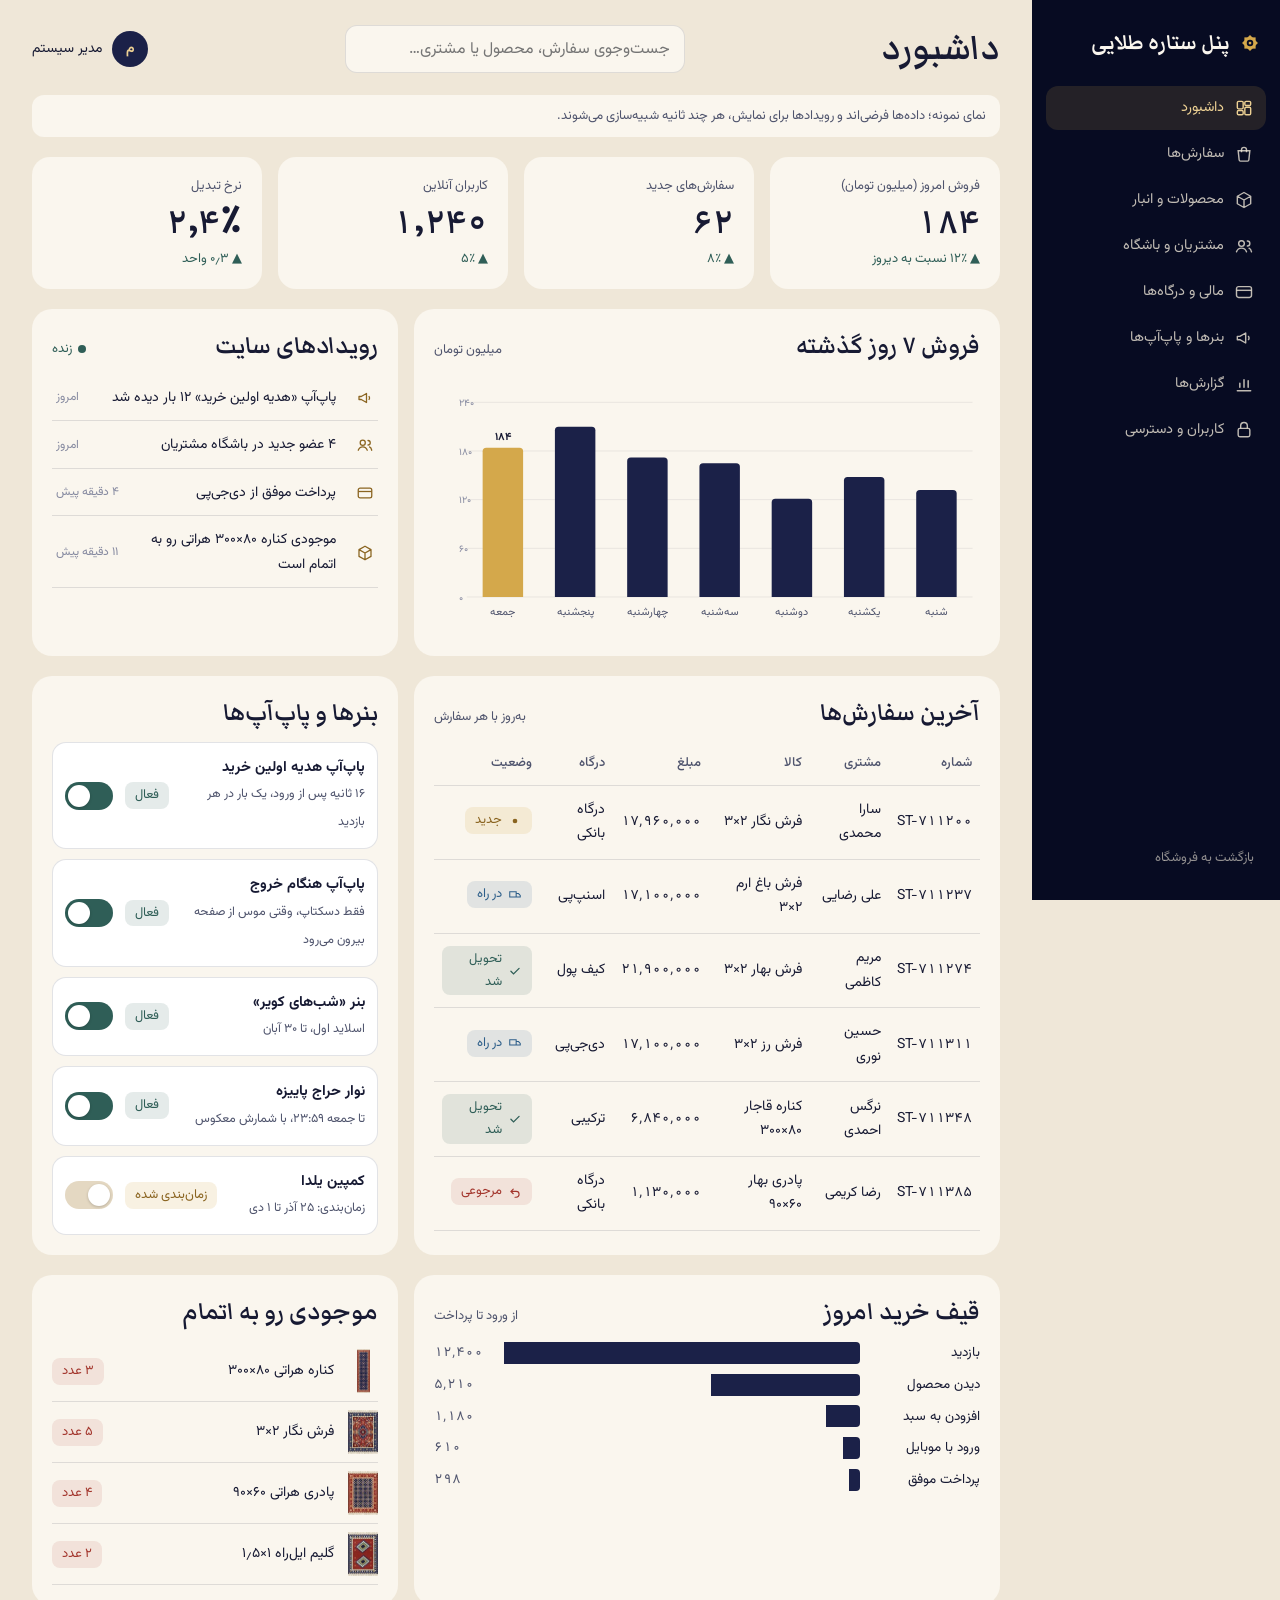
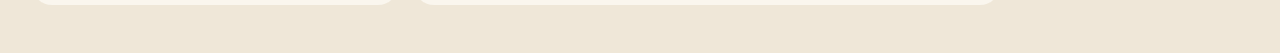
<file: admin.html>
<!doctype html>
<html lang="fa" dir="rtl">
<head>
  <meta charset="utf-8">
  <meta name="viewport" content="width=device-width, initial-scale=1">
  <title>پنل ستاره طلایی</title>
  <link rel="preconnect" href="https://fonts.googleapis.com">
  <link rel="preconnect" href="https://fonts.gstatic.com" crossorigin>
  <link href="https://fonts.googleapis.com/css2?family=Markazi+Text:wght@400..700&family=Vazirmatn:wght@300..800&display=swap" rel="stylesheet">
  <link rel="stylesheet" href="css/style.css">
  <style>
    body { background: var(--sand); }
    .adm { display: grid; grid-template-columns: 248px 1fr; min-height: 100vh; }
    .adm__side { background: var(--night); color: rgba(239,231,216,.8); padding: 20px 14px; display: flex; flex-direction: column; gap: 2px; position: sticky; top: 0; height: 100vh; }
    .adm__side .nav__brand { color: var(--paper); margin-bottom: 18px; }
    .adm__side button { display: flex; align-items: center; gap: 10px; min-height: 44px; padding: 0 12px; border-radius: 12px; text-align: right; font-size: 14.5px; transition: background-color .2s; }
    .adm__side button:hover { background: rgba(255,255,255,.06); }
    .adm__side button.is-on { background: rgba(212,168,75,.14); color: var(--gold-soft); }
    .adm__side svg { width: 20px; height: 20px; }
    .adm__side .back { margin-top: auto; font-size: 13px; padding: 10px 12px; color: rgba(239,231,216,.6); }
    .adm__main { padding: 24px 32px 48px; display: grid; gap: 20px; align-content: start; }
    .adm__top { display: flex; align-items: center; gap: 16px; justify-content: space-between; flex-wrap: wrap; }
    .adm__top h1 { font-size: 44px; }
    .adm__top input { max-width: 340px; background: var(--paper); }
    .who { display: flex; align-items: center; gap: 10px; font-size: 14px; }
    .who i { width: 36px; height: 36px; border-radius: 50%; background: var(--navy); color: var(--gold-soft); display: grid; place-items: center; font-style: normal; font-weight: 700; }
    .demo-note { font-size: 13px; color: var(--ink-2); background: var(--paper); border-radius: 12px; padding: 10px 14px; }
    .tiles { display: grid; grid-template-columns: repeat(4, 1fr); gap: 16px; }
    .tile { background: var(--paper); border-radius: 18px; padding: 18px 20px; display: grid; gap: 2px; }
    .tile small { font-size: 13px; color: var(--ink-2); }
    .tile b { font: 700 42px/1.1 var(--display); font-variant-numeric: tabular-nums; }
    .tile .delta { font-size: 13px; color: var(--jade); }
    .panels { display: grid; grid-template-columns: 1.6fr 1fr; gap: 16px; }
    .panel { background: var(--paper); border-radius: 20px; padding: 20px; display: grid; gap: 12px; align-content: start; }
    .panel h2 { font-size: 30px; }
    .panel__head { display: flex; align-items: baseline; justify-content: space-between; gap: 12px; }
    .panel__head small { color: var(--ink-2); font-size: 13px; }
    .chart { position: relative; }
    .chart svg { width: 100%; height: 260px; display: block; overflow: visible; }
    .chart .tip { position: absolute; pointer-events: none; background: var(--night); color: var(--paper); padding: 8px 12px; border-radius: 10px; font-size: 13px; transform: translate(50%, -110%); white-space: nowrap; opacity: 0; transition: opacity .15s; }
    .chart .tip b { color: var(--gold-soft); }
    .feed { list-style: none; margin: 0; padding: 0; display: grid; gap: 2px; max-height: 300px; overflow: auto; }
    .feed li { display: grid; grid-template-columns: 28px 1fr auto; gap: 10px; align-items: center; padding: 10px 4px; border-bottom: 1px solid var(--line); font-size: 14px; animation: msg .4s var(--ease); }
    .feed li svg { width: 18px; height: 18px; color: var(--gold-ink); }
    .feed small { color: var(--ink-3); font-size: 12px; }
    .live { display: inline-flex; align-items: center; gap: 6px; font-size: 13px; color: var(--jade); }
    .live::before { content: ""; width: 8px; height: 8px; border-radius: 50%; background: var(--jade); animation: typing 1.4s infinite; }
    table { width: 100%; border-collapse: collapse; font-size: 14px; }
    th { text-align: right; font-weight: 500; color: var(--ink-2); padding: 10px 8px; border-bottom: 1px solid var(--line); font-size: 13px; }
    td { padding: 12px 8px; border-bottom: 1px solid var(--line); }
    td.num { font-variant-numeric: tabular-nums; }
    .status { display: inline-flex; align-items: center; gap: 6px; font-size: 13px; padding: 2px 10px; border-radius: 8px; }
    .status svg { width: 14px; height: 14px; }
    .st-new { background: rgba(212,168,75,.16); color: var(--gold-ink); }
    .st-ship { background: rgba(46,95,138,.12); color: #2e5f8a; }
    .st-done { background: rgba(47,94,87,.12); color: var(--jade); }
    .st-ret { background: rgba(162,52,43,.1); color: var(--lacquer); }
    .sched { display: grid; gap: 10px; }
    .sched__row { display: grid; grid-template-columns: 1fr auto auto; gap: 12px; align-items: center; padding: 12px; border-radius: 14px; background: #fff; border: 1px solid var(--line); }
    .sched__row b { font-size: 14.5px; display: block; }
    .sched__row small { color: var(--ink-2); font-size: 12.5px; }
    .switch { position: relative; width: 48px; height: 28px; border-radius: 14px; background: var(--sand-2); transition: background-color .2s; flex: none; }
    .switch::after { content: ""; position: absolute; top: 3px; right: 3px; width: 22px; height: 22px; border-radius: 50%; background: #fff; box-shadow: 0 1px 3px rgba(0,0,0,.2); transition: transform .25s var(--spring); }
    .switch[aria-checked=true] { background: var(--jade); }
    .switch[aria-checked=true]::after { transform: translateX(-20px); }
    .stock-row { display: grid; grid-template-columns: 34px 1fr auto; gap: 10px; align-items: center; font-size: 14px; padding: 8px 0; border-bottom: 1px solid var(--line); }
    .stock-row img { width: 30px; height: 44px; object-fit: contain; }
    .funnel { display: grid; gap: 8px; }
    .funnel div { display: grid; grid-template-columns: 110px 1fr 60px; gap: 10px; align-items: center; font-size: 13.5px; }
    .funnel i { display: block; height: 22px; border-radius: 0 4px 4px 0; background: var(--navy); }
    .funnel span:last-child { text-align: left; font-variant-numeric: tabular-nums; color: var(--ink-2); }
    @media (max-width: 1000px) { .adm { grid-template-columns: 1fr; } .adm__side { position: static; height: auto; flex-direction: row; overflow-x: auto; } .adm__side .nav__brand, .adm__side .back { display: none; } .adm__side button { flex: none; } .tiles { grid-template-columns: 1fr 1fr; } .panels { grid-template-columns: 1fr; } .adm__main { padding: 16px; } }
  </style>
</head>
<body>
<svg width="0" height="0" style="position:absolute" aria-hidden="true"><defs>
  <symbol id="i-logo" viewBox="0 0 32 32"><g fill="currentColor"><rect x="7" y="7" width="18" height="18"/><rect x="7" y="7" width="18" height="18" transform="rotate(45 16 16)"/></g><circle cx="16" cy="16" r="5.2" fill="var(--logo-hole, #070b22)"/><circle cx="16" cy="16" r="2.2" fill="currentColor"/></symbol>
  <symbol id="a-dash" viewBox="0 0 24 24"><rect x="4" y="4" width="7" height="9" rx="1.5" fill="none" stroke="currentColor" stroke-width="1.7"/><rect x="13" y="4" width="7" height="5" rx="1.5" fill="none" stroke="currentColor" stroke-width="1.7"/><rect x="13" y="11" width="7" height="9" rx="1.5" fill="none" stroke="currentColor" stroke-width="1.7"/><rect x="4" y="15" width="7" height="5" rx="1.5" fill="none" stroke="currentColor" stroke-width="1.7"/></symbol>
  <symbol id="a-box" viewBox="0 0 24 24"><path d="M12 3l8 4.5v9L12 21l-8-4.5v-9z M4 7.5l8 4.5 8-4.5 M12 12v9" fill="none" stroke="currentColor" stroke-width="1.7" stroke-linejoin="round"/></symbol>
  <symbol id="a-bag" viewBox="0 0 24 24"><path d="M5 8h14l-1.2 11.2a1.5 1.5 0 0 1-1.5 1.3H7.7a1.5 1.5 0 0 1-1.5-1.3z" fill="none" stroke="currentColor" stroke-width="1.7"/><path d="M9 10V7a3 3 0 0 1 6 0v3" fill="none" stroke="currentColor" stroke-width="1.7"/></symbol>
  <symbol id="a-users" viewBox="0 0 24 24"><circle cx="9" cy="9" r="3.4" fill="none" stroke="currentColor" stroke-width="1.7"/><path d="M3 19c1-3 3.3-4.5 6-4.5s5 1.5 6 4.5M16 6a3 3 0 0 1 0 6M18 14.6c1.5.6 2.5 2 3 4.4" fill="none" stroke="currentColor" stroke-width="1.7" stroke-linecap="round"/></symbol>
  <symbol id="a-card" viewBox="0 0 24 24"><rect x="3" y="5.5" width="18" height="13" rx="2.5" fill="none" stroke="currentColor" stroke-width="1.7"/><path d="M3 10h18" stroke="currentColor" stroke-width="1.7"/></symbol>
  <symbol id="a-mega" viewBox="0 0 24 24"><path d="M4 10v4h3l7 4V6L7 10z M17 9.5a3.5 3.5 0 0 1 0 5" fill="none" stroke="currentColor" stroke-width="1.7" stroke-linejoin="round"/></symbol>
  <symbol id="a-chart" viewBox="0 0 24 24"><path d="M4 20h16M7 16v-5M12 16V7M17 16v-8" stroke="currentColor" stroke-width="1.8" stroke-linecap="round"/></symbol>
  <symbol id="a-lock" viewBox="0 0 24 24"><rect x="5" y="10" width="14" height="10" rx="2" fill="none" stroke="currentColor" stroke-width="1.7"/><path d="M8 10V7a4 4 0 0 1 8 0v3" fill="none" stroke="currentColor" stroke-width="1.7"/></symbol>
  <symbol id="a-dot" viewBox="0 0 24 24"><circle cx="12" cy="12" r="4" fill="currentColor"/></symbol>
  <symbol id="a-check" viewBox="0 0 24 24"><path d="M5 12.5l4.5 4.5L19 7.5" fill="none" stroke="currentColor" stroke-width="2.2" stroke-linecap="round"/></symbol>
  <symbol id="a-truck" viewBox="0 0 24 24"><path d="M3 6.5h11v9H3z M14 9.5h4l3 3.2v2.8h-7" fill="none" stroke="currentColor" stroke-width="1.8"/></symbol>
  <symbol id="a-ret" viewBox="0 0 24 24"><path d="M9 7L5 11l4 4M5 11h9a5 5 0 0 1 0 10h-2" fill="none" stroke="currentColor" stroke-width="1.9" stroke-linecap="round"/></symbol>
</defs></svg>

<div class="adm">
  <aside class="adm__side">
    <a class="nav__brand" href="index.html"><svg class="nav__logo"><use href="#i-logo"/></svg><span>پنل ستاره طلایی</span></a>
    <button type="button" class="is-on"><svg><use href="#a-dash"/></svg>داشبورد</button>
    <button type="button"><svg><use href="#a-bag"/></svg>سفارش‌ها</button>
    <button type="button"><svg><use href="#a-box"/></svg>محصولات و انبار</button>
    <button type="button"><svg><use href="#a-users"/></svg>مشتریان و باشگاه</button>
    <button type="button"><svg><use href="#a-card"/></svg>مالی و درگاه‌ها</button>
    <button type="button"><svg><use href="#a-mega"/></svg>بنرها و پاپ‌آپ‌ها</button>
    <button type="button"><svg><use href="#a-chart"/></svg>گزارش‌ها</button>
    <button type="button"><svg><use href="#a-lock"/></svg>کاربران و دسترسی</button>
    <a class="back" href="index.html">بازگشت به فروشگاه</a>
  </aside>
  <main class="adm__main">
    <div class="adm__top">
      <h1>داشبورد</h1>
      <input type="search" placeholder="جست‌وجوی سفارش، محصول یا مشتری…" aria-label="جست‌وجو">
      <div class="who"><i>م</i><span>مدیر سیستم</span></div>
    </div>
    <p class="demo-note">نمای نمونه؛ داده‌ها فرضی‌اند و رویدادها برای نمایش، هر چند ثانیه شبیه‌سازی می‌شوند.</p>
    <section class="tiles" aria-label="شاخص‌های امروز">
      <div class="tile"><small>فروش امروز (میلیون تومان)</small><b id="k-sales">۱۸۴</b><span class="delta">▲ ۱۲٪ نسبت به دیروز</span></div>
      <div class="tile"><small>سفارش‌های جدید</small><b id="k-orders">۶۲</b><span class="delta">▲ ۸٪</span></div>
      <div class="tile"><small>کاربران آنلاین</small><b id="k-online">۱٬۲۴۰</b><span class="delta">▲ ۵٪</span></div>
      <div class="tile"><small>نرخ تبدیل</small><b>۲٫۴٪</b><span class="delta">▲ ۰٫۳ واحد</span></div>
    </section>
    <section class="panels">
      <div class="panel">
        <div class="panel__head"><h2>فروش ۷ روز گذشته</h2><small>میلیون تومان</small></div>
        <div class="chart" id="chart"><svg id="bars" role="img" aria-label="نمودار فروش هفت روز گذشته"></svg><div class="tip" id="tip"></div></div>
      </div>
      <div class="panel">
        <div class="panel__head"><h2>رویدادهای سایت</h2><span class="live">زنده</span></div>
        <ul class="feed" id="feed"></ul>
      </div>
    </section>
    <section class="panels">
      <div class="panel">
        <div class="panel__head"><h2>آخرین سفارش‌ها</h2><small>به‌روز با هر سفارش</small></div>
        <div style="overflow-x:auto"><table><thead><tr><th>شماره</th><th>مشتری</th><th>کالا</th><th>مبلغ</th><th>درگاه</th><th>وضعیت</th></tr></thead><tbody id="orders"></tbody></table></div>
      </div>
      <div class="panel">
        <div class="panel__head"><h2>بنرها و پاپ‌آپ‌ها</h2></div>
        <div class="sched" id="sched"></div>
      </div>
    </section>
    <section class="panels">
      <div class="panel">
        <div class="panel__head"><h2>قیف خرید امروز</h2><small>از ورود تا پرداخت</small></div>
        <div class="funnel" id="funnel"></div>
      </div>
      <div class="panel">
        <div class="panel__head"><h2>موجودی رو به اتمام</h2></div>
        <div id="stock"></div>
      </div>
    </section>
  </main>
</div>
<script src="js/rugs.js"></script>
<script src="js/data.js"></script>
<script>
(function () {
  const { fa, toman, products } = window.ST;
  const $ = (s) => document.querySelector(s);
  // weekly sales, one series → one hue, no legend, hover tooltip per bar
  const days = ['شنبه', 'یکشنبه', 'دوشنبه', 'سه‌شنبه', 'چهارشنبه', 'پنجشنبه', 'جمعه'];
  const vals = [132, 148, 121, 165, 172, 210, 184];
  const svg = $('#bars'), W = 600, H = 260, pad = { t: 16, r: 8, b: 30, l: 36 };
  svg.setAttribute('viewBox', `0 0 ${W} ${H}`);
  const max = 240, bw = (W - pad.l - pad.r) / vals.length;
  let g = '';
  [0, 60, 120, 180, 240].forEach((v) => { const y = H - pad.b - (v / max) * (H - pad.t - pad.b); g += `<line x1="${pad.l}" x2="${W - pad.r}" y1="${y}" y2="${y}" stroke="rgba(23,26,51,.08)"/><text x="${pad.l - 8}" y="${y + 4}" font-size="11" fill="#868aa0" text-anchor="end">${fa(v)}</text>`; });
  vals.forEach((v, i) => {
    // RTL: Saturday on the right
    const x = W - pad.r - (i + 1) * bw + bw * 0.22, w = bw * 0.56, h = (v / max) * (H - pad.t - pad.b), y = H - pad.b - h;
    const last = i === vals.length - 1;
    g += `<path d="M${x} ${H - pad.b} V${y + 4} q0 -4 4 -4 h${w - 8} q4 0 4 4 V${H - pad.b} Z" fill="${last ? '#d4a84b' : '#1b2148'}"/>`;
    g += `<rect x="${x - bw * 0.2}" y="${pad.t}" width="${bw}" height="${H - pad.t - pad.b}" fill="transparent" data-i="${i}" style="cursor:pointer"/>`;
    g += `<text x="${x + w / 2}" y="${H - 10}" font-size="12" fill="#4f546d" text-anchor="middle">${days[i]}</text>`;
  });
  g += `<text x="${W - pad.r - 7 * bw + bw / 2}" y="${H - pad.b - (vals[6] / max) * (H - pad.t - pad.b) - 8}" font-size="12" font-weight="700" fill="#171a33" text-anchor="middle">${fa(vals[6])}</text>`;
  svg.innerHTML = g;
  const tip = $('#tip');
  svg.querySelectorAll('[data-i]').forEach((r) => {
    r.addEventListener('pointerenter', () => { const i = +r.dataset.i; const b = r.getBoundingClientRect(), c = $('#chart').getBoundingClientRect(); tip.innerHTML = `${days[i]}: <b>${fa(vals[i])} میلیون</b>`; tip.style.right = (c.right - b.right + b.width / 2) + 'px'; tip.style.top = (b.top - c.top + b.height * (1 - vals[i] / max)) + 'px'; tip.style.opacity = 1; });
    r.addEventListener('pointerleave', () => { tip.style.opacity = 0; });
  });

  const P = (id) => products.find((p) => p.id === id);
  const names = ['سارا محمدی', 'علی رضایی', 'مریم کاظمی', 'حسین نوری', 'نرگس احمدی', 'رضا کریمی', 'زهرا موسوی'];
  const gates = ['درگاه بانکی', 'اسنپ‌پی', 'کیف پول', 'دی‌جی‌پی', 'ترکیبی'];
  const ST = { new: ['st-new', 'a-dot', 'جدید'], ship: ['st-ship', 'a-truck', 'در راه'], done: ['st-done', 'a-check', 'تحویل شد'], ret: ['st-ret', 'a-ret', 'مرجوعی'] };
  const orders = [];
  for (let i = 0; i < 6; i++) { const p = products[(i * 5) % products.length]; orders.push({ id: 'ST-' + (711200 + i * 37), n: names[i], p, s: ['new', 'ship', 'done', 'ship', 'done', 'ret'][i], g: gates[i % 5] }); }
  function renderOrders() {
    $('#orders').innerHTML = orders.slice(0, 7).map((o) => { const st = ST[o.s]; return `<tr><td class="num">${fa(o.id)}</td><td>${o.n}</td><td>${o.p.title} ${o.p.sizes[o.p.defaultSize].label}</td><td class="num">${toman(o.p.finalPrice())}</td><td>${o.g}</td><td><span class="status ${st[0]}"><svg><use href="#${st[1]}"/></svg>${st[2]}</span></td></tr>`; }).join('');
  }
  renderOrders();

  const EV = [
    ['a-bag', () => { const p = products[Math.floor(Math.random() * products.length)]; orders.unshift({ id: 'ST-' + (711500 + Math.floor(Math.random() * 400)), n: names[Math.floor(Math.random() * names.length)], p, s: 'new', g: gates[Math.floor(Math.random() * 5)] }); renderOrders(); return `سفارش جدید: ${p.title} ${p.sizes[p.defaultSize].label}`; }],
    ['a-card', () => `پرداخت موفق از ${gates[Math.floor(Math.random() * 5)]}`],
    ['a-box', () => 'موجودی کناره ۸۰×۳۰۰ هراتی رو به اتمام است'],
    ['a-users', () => `${fa(2 + Math.floor(Math.random() * 6))} عضو جدید در باشگاه مشتریان`],
    ['a-mega', () => 'پاپ‌آپ «هدیه اولین خرید» ۱۲ بار دیده شد'],
  ];
  const feed = $('#feed');
  function pushEvent(k, when) {
    const e = EV[k]; const li = document.createElement('li');
    li.innerHTML = `<svg><use href="#${e[0]}"/></svg><span>${e[1]()}</span><small>${when || 'همین حالا'}</small>`;
    feed.prepend(li); while (feed.children.length > 12) feed.lastChild.remove();
  }
  [[2, '۱۱ دقیقه پیش'], [1, '۴ دقیقه پیش'], [3, 'امروز'], [4, 'امروز']].forEach((x) => pushEvent(x[0], x[1]));
  let sales = 184, ord = 62;
  setInterval(() => {
    const k = Math.floor(Math.random() * EV.length); pushEvent(k);
    if (k === 0) { ord++; sales += 6 + Math.floor(Math.random() * 20); $('#k-orders').textContent = fa(ord); $('#k-sales').textContent = fa(sales); }
    $('#k-online').textContent = fa((1180 + Math.floor(Math.random() * 120)).toLocaleString('en-US').replace(/,/g, '٬'));
  }, 4200);

  const sched = [
    ['پاپ‌آپ هدیه اولین خرید', '۱۶ ثانیه پس از ورود، یک بار در هر بازدید', true],
    ['پاپ‌آپ هنگام خروج', 'فقط دسکتاپ، وقتی موس از صفحه بیرون می‌رود', true],
    ['بنر «شب‌های کویر»', 'اسلاید اول، تا ۳۰ آبان', true],
    ['نوار حراج پاییزه', 'تا جمعه ۲۳:۵۹، با شمارش معکوس', true],
    ['کمپین یلدا', 'زمان‌بندی: ۲۵ آذر تا ۱ دی', false],
  ];
  $('#sched').innerHTML = sched.map((s, i) => `<div class="sched__row"><div><b>${s[0]}</b><small>${s[1]}</small></div><span class="status ${s[2] ? 'st-done' : 'st-new'}" id="ss${i}">${s[2] ? 'فعال' : 'زمان‌بندی شده'}</span><button class="switch" type="button" role="switch" aria-checked="${s[2]}" aria-label="${s[0]}" data-i="${i}"></button></div>`).join('');
  document.querySelectorAll('.switch').forEach((b) => b.addEventListener('click', () => { const on = b.getAttribute('aria-checked') !== 'true'; b.setAttribute('aria-checked', on); const st = $('#ss' + b.dataset.i); st.className = 'status ' + (on ? 'st-done' : 'st-new'); st.textContent = on ? 'فعال' : 'غیرفعال'; }));

  const fun = [['بازدید', 12400], ['دیدن محصول', 5210], ['افزودن به سبد', 1180], ['ورود با موبایل', 610], ['پرداخت موفق', 298]];
  $('#funnel').innerHTML = fun.map((f) => `<div><span>${f[0]}</span><i style="width:${Math.max(3, f[1] / fun[0][1] * 100)}%"></i><span>${fa(f[1].toLocaleString('en-US').replace(/,/g, '٬'))}</span></div>`).join('');

  $('#stock').innerHTML = [['st117', 3], ['st100', 5], ['st122', 4], ['st130', 2]].map((s) => { const p = P(s[0]); return `<div class="stock-row"><img alt="" src="${window.Loom.rugURL(window.ST.imgOpts(p, 60))}"><span>${p.title} ${p.sizes[p.defaultSize].label}</span><span class="status st-ret">${fa(s[1])} عدد</span></div>`; }).join('');
})();
</script>
</body>
</html>
</file>
<file: css/style.css>
/* ============ Setare Talaei ============ */
:root {
  --night: #070b22;
  --night-2: #0f1538;
  --navy: #1b2148;
  --navy-2: #2a3166;
  --gold: #d4a84b;
  --gold-soft: #ecd093;
  --gold-ink: #8a6420;
  --sand: #efe7d8;
  --sand-2: #e4d8c2;
  --paper: #faf6ee;
  --ink: #171a33;
  --ink-2: #4f546d;
  --ink-3: #868aa0;
  --lacquer: #a2342b;
  --jade: #2f5e57;
  --line: rgba(23, 26, 51, .12);
  --line-light: rgba(255, 255, 255, .14);
  --r-xs: 8px; --r-s: 12px; --r-m: 18px; --r-l: 28px;
  --display: 'Markazi Text', 'Vazirmatn', serif;
  --ui: 'Vazirmatn', system-ui, sans-serif;
  --nav-h: 64px;
  --ease: cubic-bezier(.2, .8, .2, 1);
  --spring: cubic-bezier(.34, 1.4, .5, 1);
  color-scheme: light;
}

*, *::before, *::after { box-sizing: border-box; }
html { scroll-behavior: smooth; -webkit-text-size-adjust: 100%; }
body {
  margin: 0; background: var(--night); color: var(--ink);
  font: 400 16px/1.75 var(--ui); font-feature-settings: "ss01";
  -webkit-font-smoothing: antialiased; overflow-x: hidden;
}
img { max-width: 100%; display: block; }
button, input, select { font: inherit; color: inherit; }
button { cursor: pointer; background: none; border: 0; padding: 0; }
a { color: inherit; text-decoration: none; }
h1, h2, h3 { font-family: var(--display); font-weight: 600; line-height: 1.15; margin: 0; letter-spacing: 0; }
p { margin: 0; }
svg { width: 22px; height: 22px; flex: none; }
[hidden] { display: none !important; }
.sr { position: absolute; width: 1px; height: 1px; overflow: hidden; clip: rect(0 0 0 0); white-space: nowrap; }
.ltr-input { direction: ltr; text-align: right; }
:focus-visible { outline: 2px solid var(--gold); outline-offset: 2px; border-radius: 6px; }
.skip-link { position: fixed; top: -60px; right: 16px; z-index: 100; background: var(--gold); color: var(--night); padding: 8px 16px; border-radius: 10px; }
.skip-link:focus { top: 12px; }
.wrap { width: 100%; max-width: 1240px; margin-inline: auto; padding-inline: 24px; }

/* ============ glass: the control layer only ============ */
.glass {
  background: rgba(16, 20, 48, .52);
  -webkit-backdrop-filter: blur(22px) saturate(170%);
  backdrop-filter: blur(22px) saturate(170%);
  border: 1px solid rgba(255, 255, 255, .14);
  box-shadow: inset 0 1px 0 rgba(255, 255, 255, .16), inset 0 -1px 0 rgba(255, 255, 255, .04), 0 10px 30px rgba(3, 5, 20, .22);
}
.glass-dark {
  background: rgba(255, 255, 255, .055);
  -webkit-backdrop-filter: blur(18px) saturate(140%);
  backdrop-filter: blur(18px) saturate(140%);
  border: 1px solid var(--line-light);
}
@media (prefers-reduced-transparency: reduce) {
  .glass { background: var(--night-2); -webkit-backdrop-filter: none; backdrop-filter: none; }
  .nav--light .glass { background: var(--paper) !important; }
  .glass-dark { background: var(--night-2); backdrop-filter: none; }
}

/* ============ buttons & inputs ============ */
.btn {
  display: inline-flex; align-items: center; justify-content: center; gap: 8px;
  min-height: 48px; padding: 0 22px; border-radius: 14px;
  font-weight: 600; font-size: 15px; white-space: nowrap;
  transition: transform .25s var(--ease), background-color .2s, box-shadow .25s, color .2s;
}
.btn:active { transform: scale(.97); }
.btn svg { width: 20px; height: 20px; }
.btn--gold { background: var(--gold); color: var(--night); box-shadow: 0 6px 20px rgba(212, 168, 75, .28); }
.btn--gold:hover { background: #ddb45a; }
.btn--navy { background: var(--navy); color: var(--paper); }
.btn--navy:hover { background: var(--navy-2); }
.btn--light { background: var(--paper); color: var(--ink); }
.btn--ghost { border: 1px solid var(--line); background: rgba(255, 255, 255, .5); }
.btn--ghost:hover { background: #fff; }
.btn--ghost-light { border: 1px solid rgba(255, 255, 255, .22); color: var(--paper); }
.btn--ghost-light:hover { background: rgba(255, 255, 255, .08); }
.btn--small { min-height: 44px; padding: 0 16px; font-size: 14px; border-radius: 12px; }
.btn--block { width: 100%; }
.btn[disabled] { opacity: .45; pointer-events: none; }
.link { color: var(--gold-ink); font-size: 14px; font-weight: 500; }
.icon-btn {
  position: relative; display: inline-grid; place-items: center;
  width: 44px; height: 44px; border-radius: 12px; transition: background-color .2s;
}
.icon-btn:hover { background: rgba(255, 255, 255, .1); }
.icon-btn--small { width: 44px; height: 44px; }
.badge {
  position: absolute; top: 4px; left: 4px; min-width: 18px; height: 18px; padding: 0 5px;
  border-radius: 9px; background: var(--gold); color: var(--night);
  font: 700 11px/18px var(--ui); text-align: center; transform: scale(0); transition: transform .3s var(--spring);
}
.badge.is-on { transform: scale(1); }
.badge.bump { animation: bump .45s var(--spring); }
@keyframes bump { 40% { transform: scale(1.35); } }

input[type=text], input[type=search], input[type=number], input[type=tel], input:not([type]), select {
  height: 48px; padding: 0 14px; border-radius: var(--r-s);
  border: 1px solid var(--line); background: #fff; outline: none; width: 100%;
  transition: border-color .2s, box-shadow .2s;
}
input:focus, select:focus { border-color: var(--gold); box-shadow: 0 0 0 4px rgba(212, 168, 75, .18); }
input[type=range] { width: 100%; accent-color: var(--gold); height: 28px; }
.select select { width: auto; padding-left: 36px; appearance: none; background: #fff url("data:image/svg+xml,%3Csvg xmlns='http://www.w3.org/2000/svg' viewBox='0 0 24 24'%3E%3Cpath d='M7 10l5 5 5-5' fill='none' stroke='%23171a33' stroke-width='2' stroke-linecap='round'/%3E%3C/svg%3E") no-repeat left 10px center / 18px; }

/* ============ HERO ============ */
.hero {
  position: sticky; top: 0; height: 100vh; height: 100svh; overflow: hidden;
  background: #02030a; z-index: 0; isolation: isolate;
}
.hero__sky { position: absolute; inset: 0; transform-origin: 50% 30%; will-change: transform, opacity; }
.hero__gl { position: absolute; left: 0; top: 0; width: 100%; display: block; will-change: transform; }
.hero__stars { position: absolute; inset: 0; display: block; }
.no-webgl .hero__sky { background: radial-gradient(ellipse at 50% 120%, #2a2346 0%, #0b1030 45%, #03050f 100%); }
.hero__title {
  position: absolute; left: 0; right: 0; top: var(--title-top, 62%);
  text-align: center; padding-inline: 16px; pointer-events: none;
}
.hero__name {
  display: inline-block; font-weight: 700; font-size: clamp(64px, 9vw, 120px); line-height: 1.05;
  background: linear-gradient(100deg, #b6873a 0%, #f2d898 30%, #c5963f 50%, #f7e5b4 70%, #b98a3c 100%);
  background-size: 220% 100%; -webkit-background-clip: text; background-clip: text; color: transparent;
  filter: drop-shadow(0 0 28px rgba(212, 168, 75, .35));
  clip-path: inset(0 0 0 100%); opacity: 0;
}
.hero__tag {
  margin-top: 6px; color: rgba(239, 231, 216, .78); font-size: clamp(15px, 1.6vw, 18px); font-weight: 300;
  opacity: 0; transform: translateY(8px);
}
.hero__enter {
  pointer-events: auto; display: inline-flex; margin-top: 24px; min-height: 48px; align-items: center; padding: 0 26px;
  border-radius: 999px; color: var(--paper); font-weight: 500; font-size: 15px;
  background: rgba(255, 255, 255, .08); border: 1px solid rgba(236, 208, 147, .35);
  -webkit-backdrop-filter: blur(16px); backdrop-filter: blur(16px);
  opacity: 0; transform: translateY(8px); transition: background-color .25s;
}
.hero__enter:hover { background: rgba(236, 208, 147, .16); }
.is-titled .hero__name { animation: write 2.2s var(--ease) forwards, shimmer 7s 2.2s linear infinite; }
.is-titled .hero__tag { animation: rise 1s .9s var(--ease) forwards; }
.is-titled .hero__enter { animation: rise 1s 1.4s var(--ease) forwards; }
.is-skipped .hero__name, .is-skipped .hero__tag, .is-skipped .hero__enter { animation-delay: 0s !important; animation-duration: .01s, 7s; }
@keyframes write { from { clip-path: inset(0 0 0 100%); opacity: 1; filter: blur(6px) drop-shadow(0 0 28px rgba(212,168,75,.35)); } to { clip-path: inset(0 0 0 0); opacity: 1; filter: blur(0) drop-shadow(0 0 28px rgba(212,168,75,.35)); } }
@keyframes shimmer { from { background-position: 0% 0; } to { background-position: -220% 0; } }
@keyframes rise { to { opacity: 1; transform: none; } }
.hero__skip {
  position: absolute; left: 24px; bottom: max(24px, env(safe-area-inset-bottom)); min-height: 44px; padding: 0 16px;
  border-radius: 999px; color: rgba(239, 231, 216, .7); font-size: 13px;
  background: rgba(255, 255, 255, .06); border: 1px solid rgba(255, 255, 255, .12);
  opacity: calc(var(--intro, 0)); transition: opacity .5s, color .2s;
}
.hero__skip:hover { color: var(--paper); }
.is-titled .hero__skip { opacity: 0; pointer-events: none; }
.hero__cue { position: absolute; left: 50%; bottom: 28px; width: 1px; height: 52px; background: linear-gradient(rgba(236,208,147,0), rgba(236,208,147,.6)); opacity: 0; transition: opacity 1s 2s; }
.hero__cue span { position: absolute; left: -2px; width: 5px; height: 5px; border-radius: 50%; background: var(--gold-soft); animation: cue 2.2s var(--ease) infinite; }
.is-titled .hero__cue { opacity: 1; }
@keyframes cue { from { top: 0; opacity: 0; } 30% { opacity: 1; } to { top: 48px; opacity: 0; } }

/* ============ NAV ============ */
.nav {
  position: fixed; top: 0; left: 0; right: 0; z-index: 40; padding: 12px 16px 0;
  opacity: 0; transform: translateY(-14px); pointer-events: none;
  transition: opacity .8s var(--ease), transform .8s var(--ease);
}
.is-entered .nav { opacity: 1; transform: none; pointer-events: auto; }
.nav__bar {
  max-width: 1240px; margin-inline: auto; height: var(--nav-h); border-radius: 22px;
  display: flex; align-items: center; gap: 20px; padding: 0 12px 0 10px; color: var(--paper);
  transition: background-color .4s, color .4s, border-color .4s;
}
.nav--light .nav__bar { background: rgba(250, 246, 238, .66); color: var(--ink); border-color: rgba(23, 26, 51, .08); box-shadow: inset 0 1px 0 rgba(255,255,255,.7), 0 10px 30px rgba(40, 30, 10, .08); }
.nav--light .icon-btn:hover { background: rgba(23, 26, 51, .06); }
.nav__brand { display: inline-flex; align-items: center; gap: 10px; font-family: var(--display); font-weight: 700; font-size: 26px; padding-inline: 6px; }
.nav__logo { width: 30px; height: 30px; color: var(--gold); --logo-hole: var(--night); }
.nav--light .nav__logo { --logo-hole: var(--paper); }
.nav__cats { display: flex; gap: 2px; }
.nav__cats a { padding: 8px 12px; border-radius: 10px; font-size: 15px; font-weight: 500; opacity: .86; transition: background-color .2s, opacity .2s; }
.nav__cats a:hover { background: rgba(255,255,255,.1); opacity: 1; }
.nav--light .nav__cats a:hover { background: rgba(23,26,51,.06); }
.nav__cats .is-sale { color: var(--gold-soft); }
.nav--light .nav__cats .is-sale { color: var(--lacquer); }
.nav__search { position: relative; flex: 1; max-width: 380px; margin-inline-start: auto; display: flex; align-items: center; }
.nav__search > svg { position: absolute; right: 12px; width: 18px; height: 18px; opacity: .6; pointer-events: none; }
.nav__search input { height: 42px; border-radius: 12px; padding-right: 38px; background: rgba(255,255,255,.1); border-color: rgba(255,255,255,.12); color: inherit; }
.nav__search input::placeholder { color: currentColor; opacity: .55; }
.nav--light .nav__search input { background: rgba(23,26,51,.05); border-color: transparent; }
.nav__actions { display: flex; gap: 2px; }
.search-pop {
  position: absolute; top: calc(100% + 8px); right: 0; left: 0; z-index: 5; padding: 6px;
  background: var(--paper); color: var(--ink); border-radius: var(--r-m); box-shadow: 0 20px 50px rgba(7, 11, 34, .25);
  display: none; max-height: 420px; overflow: auto;
}
.search-pop.is-open { display: block; }
.search-pop button { display: flex; align-items: center; gap: 12px; width: 100%; padding: 8px; border-radius: 12px; text-align: right; }
.search-pop button:hover, .search-pop button.is-hot { background: var(--sand); }
.search-pop img { width: 34px; height: 50px; object-fit: contain; }
.search-pop small { display: block; color: var(--ink-3); font-size: 12px; }
.search-pop .empty { padding: 14px; color: var(--ink-2); font-size: 14px; }

/* ============ SHEET (content rising over the desert) ============ */
.sheet {
  position: relative; z-index: 2; background: var(--sand);
  border-radius: var(--r-l) var(--r-l) 0 0; box-shadow: 0 -30px 60px rgba(2, 3, 10, .45);
}
.announce {
  display: flex; flex-wrap: wrap; justify-content: center; gap: 6px 16px; padding: 16px 24px 0;
  font-size: 14px; color: var(--ink-2); text-align: center;
}
.announce__timer { font-weight: 700; color: var(--lacquer); font-variant-numeric: tabular-nums; }

section { scroll-margin-top: 90px; }
.sec-head { display: flex; flex-wrap: wrap; align-items: end; justify-content: space-between; gap: 12px 24px; margin-bottom: 24px; }
.sec-head h2 { font-size: clamp(34px, 4.2vw, 52px); }
.sec-sub { color: var(--ink-2); font-size: 15px; width: 100%; margin-top: -8px; }
.sec-head--light h2 { color: var(--paper); }
.sec-head--light .sec-sub { color: rgba(239, 231, 216, .7); }

/* promo slider */
.promo { padding-top: 20px; }
.promo__track { position: relative; height: 420px; border-radius: var(--r-l); overflow: hidden; }
.slide {
  position: absolute; inset: 0; display: grid; grid-template-columns: 1.1fr 1fr; align-items: center; gap: 24px;
  padding: 40px 56px; opacity: 0; visibility: hidden; transition: opacity .8s var(--ease), visibility .8s;
}
.slide.is-active { opacity: 1; visibility: visible; }
.slide__text { max-width: 460px; }
.slide__kicker { font-size: 14px; font-weight: 600; margin-bottom: 6px; opacity: .85; }
.slide h2 { font-size: clamp(42px, 5vw, 68px); margin-bottom: 12px; }
.slide__text p:not(.slide__kicker) { font-size: 16px; opacity: .85; margin-bottom: 24px; max-width: 40ch; }
.slide__art { position: relative; height: 100%; display: flex; align-items: center; justify-content: center; }
.slide__art img { width: 176px; filter: drop-shadow(0 22px 24px rgba(0, 0, 0, .35)); transform: translateY(16px); opacity: 0; transition: transform 1s var(--ease), opacity 1s; }
.slide__art .slide__art-b { position: absolute; width: 150px; transform: translate(-150px, 46px); opacity: 0; }
.slide.is-active .slide__art img { transform: none; opacity: 1; }
.slide.is-active .slide__art .slide__art-b { transform: translate(-130px, 30px); opacity: .95; transition-delay: .15s; }
.slide--night { background: radial-gradient(ellipse at 20% 30%, #2a3270 0%, var(--navy) 45%, var(--night) 100%); color: var(--paper); }
.slide--night::before { content: ""; position: absolute; inset: 0; background-image: radial-gradient(1px 1px at 12% 20%, #fff8 50%, transparent 51%), radial-gradient(1px 1px at 32% 70%, #fff6 50%, transparent 51%), radial-gradient(1.5px 1.5px at 62% 14%, #fff9 50%, transparent 51%), radial-gradient(1px 1px at 82% 60%, #fff5 50%, transparent 51%), radial-gradient(1px 1px at 48% 40%, #fff6 50%, transparent 51%), radial-gradient(1.5px 1.5px at 90% 24%, #fffa 50%, transparent 51%), radial-gradient(1px 1px at 22% 88%, #fff5 50%, transparent 51%); pointer-events: none; }
.slide--night h2 { color: var(--gold-soft); }
.slide--lacquer { background: linear-gradient(120deg, #7d241f, var(--lacquer) 55%, #b9493a); color: #fff7ea; }
.slide--sand { background: linear-gradient(120deg, #e8dcc4, #f5eedf); color: var(--ink); }
.promo__ctrl { display: flex; align-items: center; justify-content: center; gap: 8px; margin-top: 12px; }
.promo__ctrl .icon-btn { color: var(--ink-2); }
.promo__ctrl .icon-btn:hover { background: rgba(23,26,51,.06); }
.promo__dots { display: flex; gap: 4px; }
.promo__dots button { width: 44px; height: 44px; display: grid; place-items: center; }
.promo__dots i { display: block; width: 28px; height: 4px; border-radius: 2px; background: rgba(23, 26, 51, .15); overflow: hidden; position: relative; }
.promo__dots i::after { content: ""; position: absolute; inset: 0; background: var(--navy); transform: scaleX(0); transform-origin: right; }
.promo__dots .is-active i::after { animation: fill var(--slide-ms, 6000ms) linear forwards; }
.promo__dots.is-paused .is-active i::after { animation-play-state: paused; }
@keyframes fill { to { transform: scaleX(1); } }

/* services */
.services {
  display: grid; grid-template-columns: repeat(4, 1fr); margin-top: 28px;
  background: var(--paper); border-radius: var(--r-m); padding: 8px;
}
.service { display: flex; align-items: center; gap: 14px; padding: 14px 16px; text-align: right; border-radius: var(--r-s); transition: background-color .2s; }
.service + .service { box-shadow: inset -1px 0 0 var(--line); }
.service:hover { background: var(--sand); box-shadow: none; }
.service svg { width: 44px; height: 44px; padding: 11px; border-radius: 12px; background: var(--navy); color: var(--gold-soft); }
.service b { display: block; font-size: 15px; font-weight: 600; }
.service small { display: block; font-size: 13px; color: var(--ink-2); line-height: 1.5; }

/* deals */
.deals { padding-top: 64px; }
.deals__clock { display: flex; align-items: center; gap: 10px; font-size: 14px; color: var(--ink-2); }
.deals__clock b { font: 700 20px/1 var(--ui); color: var(--lacquer); font-variant-numeric: tabular-nums; background: #fff; padding: 10px 14px; border-radius: 12px; }

/* rails & product cards */
.rail {
  display: grid; grid-auto-flow: column; grid-auto-columns: 236px; gap: 20px;
  overflow-x: auto; overscroll-behavior-x: contain; scroll-snap-type: x mandatory;
  padding: 8px 4px 20px; margin-inline: -4px; scrollbar-width: none;
}
.rail::-webkit-scrollbar { display: none; }
.rail > * { scroll-snap-align: start; }
.rail-wrap { position: relative; }
.rail-btn {
  position: absolute; top: 38%; z-index: 2; width: 44px; height: 44px; border-radius: 50%;
  display: grid; place-items: center; background: var(--paper); box-shadow: 0 6px 18px rgba(40, 30, 10, .15);
  transition: opacity .2s, transform .2s;
}
.rail-btn:hover { transform: scale(1.06); }
.rail-btn--prev { right: -10px; transform: scaleX(-1); }
.rail-btn--prev:hover { transform: scaleX(-1) scale(1.06); }
.rail-btn--next { left: -10px; }

.pcard { position: relative; display: flex; flex-direction: column; gap: 10px; text-align: right; }
.pcard__img {
  position: relative; aspect-ratio: 2 / 3; display: grid; place-items: center; border-radius: var(--r-m);
  background: radial-gradient(ellipse at 50% 45%, #f7f1e6 0%, #ebe1cf 70%); padding: 16px 22px; cursor: pointer;
}
.pcard__img img { width: 100%; height: 100%; object-fit: contain; filter: drop-shadow(0 12px 14px rgba(60, 40, 10, .22)); transition: transform .5s var(--ease), filter .5s; opacity: 0; }
.pcard__img img.is-woven { opacity: 1; transition: transform .5s var(--ease), filter .5s, opacity .6s; }
.pcard__img:hover img { transform: translateY(-6px); filter: drop-shadow(0 22px 20px rgba(60, 40, 10, .26)); }
.pcard__tags { position: absolute; top: 12px; right: 12px; display: flex; gap: 6px; }
.tag { font-size: 12px; font-weight: 700; padding: 2px 9px; border-radius: 8px; line-height: 22px; }
.tag--off { background: var(--lacquer); color: #fff; }
.tag--new { background: var(--navy); color: var(--gold-soft); }
.pcard__wish {
  position: absolute; top: 8px; left: 8px; width: 44px; height: 44px; border-radius: 50%; display: grid; place-items: center;
  color: var(--ink-2); transition: color .2s, transform .3s var(--spring);
}
.pcard__wish svg { width: 22px; height: 22px; }
.pcard__wish.is-on { color: var(--lacquer); }
.pcard__wish:active { transform: scale(.85); }
.pcard__name { font-family: var(--display); font-weight: 600; font-size: 25px; line-height: 1.1; cursor: pointer; }
.pcard__meta { display: flex; flex-wrap: wrap; gap: 4px 10px; font-size: 13px; color: var(--ink-2); }
.pcard__meta .dot { display: inline-block; width: 10px; height: 10px; border-radius: 50%; margin-left: 4px; vertical-align: -1px; box-shadow: inset 0 0 0 1px rgba(0,0,0,.12); }
.pcard__row { display: flex; align-items: end; justify-content: space-between; gap: 8px; }
.price { display: flex; flex-direction: column; line-height: 1.3; }
.price b { font-size: 17px; font-weight: 700; font-variant-numeric: tabular-nums; }
.price b small { font-size: 12px; font-weight: 400; color: var(--ink-2); margin-right: 2px; }
.price s { font-size: 13px; color: var(--ink-3); }
.rating { display: inline-flex; align-items: center; gap: 3px; font-size: 13px; color: var(--ink-2); }
.rating svg { width: 15px; height: 15px; color: var(--gold); }
.stock { height: 4px; border-radius: 2px; background: rgba(23,26,51,.1); overflow: hidden; }
.stock i { display: block; height: 100%; background: linear-gradient(90deg, var(--lacquer), #d06a4f); border-radius: 2px; }
.stock-l { font-size: 12px; color: var(--ink-2); margin-top: -4px; }

.rail--ranked { grid-auto-columns: 280px; }
.rank { position: relative; padding-right: 54px; }
.rank__n {
  position: absolute; right: 0; top: 4px; font: 700 96px/0.9 var(--display);
  color: transparent; -webkit-text-stroke: 1.5px var(--gold); opacity: .9;
}

/* collections */
.collections, .best, .shop { padding-top: 64px; }
.seg { position: relative; display: inline-flex; padding: 4px; border-radius: 14px; background: rgba(23, 26, 51, .06); }
.seg button { position: relative; z-index: 1; min-height: 40px; padding: 0 16px; border-radius: 10px; font-size: 14px; font-weight: 500; color: var(--ink-2); transition: color .25s; }
.seg button.is-active { color: var(--ink); }
.seg__pill { position: absolute; top: 4px; bottom: 4px; border-radius: 10px; background: var(--paper); box-shadow: 0 2px 8px rgba(23, 26, 51, .1); transition: left .4s var(--spring), width .4s var(--spring); }
.seg--dark { background: rgba(255, 255, 255, .08); }
.seg--dark button { color: rgba(239, 231, 216, .7); }
.seg--dark button.is-active { color: var(--ink); }

/* shop */
.shop__tools { display: flex; gap: 8px; }
.shop__filter-btn { display: none; }
.shop__body { display: grid; grid-template-columns: 260px 1fr; gap: 32px; align-items: start; }
.filters { position: sticky; top: 96px; display: flex; flex-direction: column; gap: 4px; max-height: calc(100vh - 110px); overflow: auto; padding-left: 6px; scrollbar-width: thin; }
.filters__head { display: flex; align-items: center; justify-content: space-between; margin-bottom: 4px; }
.filters__close { display: none; }
.filters fieldset { border: 0; padding: 12px 0; margin: 0; border-top: 1px solid var(--line); }
.filters legend { font-size: 14px; font-weight: 600; padding: 0; margin-bottom: 8px; }
.hint { font-size: 12.5px; color: var(--ink-2); margin-top: 8px; line-height: 1.6; }
.hint a { color: var(--gold-ink); text-decoration: underline; text-underline-offset: 3px; }
.chips { display: flex; flex-wrap: wrap; gap: 6px; }
.chips button {
  min-height: 36px; padding: 0 12px; border-radius: 10px; font-size: 13.5px; background: rgba(255,255,255,.6);
  border: 1px solid var(--line); transition: background-color .2s, border-color .2s, color .2s;
}
.chips button:hover { background: #fff; }
.chips button.is-on { background: var(--navy); border-color: var(--navy); color: var(--paper); }
.chips--dark button { background: rgba(255,255,255,.06); border-color: var(--line-light); color: rgba(239,231,216,.85); }
.chips--dark button:hover { background: rgba(255,255,255,.12); }
.chips--dark button.is-on { background: var(--gold); border-color: var(--gold); color: var(--night); }
.swatches { display: flex; flex-wrap: wrap; gap: 8px; }
.swatches button { width: 32px; height: 32px; border-radius: 50%; background: var(--c); box-shadow: inset 0 0 0 1px rgba(0,0,0,.15); position: relative; }
.swatches button::after { content: ""; position: absolute; inset: -5px; border-radius: 50%; border: 2px solid transparent; transition: border-color .2s; }
.swatches button.is-on::after, .swatches button.is-active::after { border-color: var(--gold); }
.toggle { display: flex; align-items: center; gap: 10px; padding: 12px 0; border-top: 1px solid var(--line); font-size: 14px; cursor: pointer; }
.toggle input { width: 20px; height: 20px; accent-color: var(--navy); }
#price-out { display: block; font-size: 13px; color: var(--ink-2); }
.shop__active { display: flex; flex-wrap: wrap; gap: 6px; min-height: 0; margin-bottom: 12px; font-size: 14px; color: var(--ink-2); align-items: center; }
.shop__active button { display: inline-flex; align-items: center; gap: 4px; min-height: 32px; padding: 0 10px; border-radius: 8px; background: var(--paper); font-size: 13px; }
.shop__active button svg { width: 14px; height: 14px; }
.grid { display: grid; grid-template-columns: repeat(auto-fill, minmax(210px, 1fr)); gap: 32px 20px; }
.grid .empty { grid-column: 1 / -1; padding: 48px 0; text-align: center; color: var(--ink-2); }
.shop__more { display: flex; justify-content: center; margin-top: 32px; }

/* density */
.density { display: grid; grid-template-columns: 1fr 1fr; gap: 48px; align-items: center; padding-top: 96px; padding-bottom: 32px; }
.density__text h2 { font-size: clamp(34px, 4.2vw, 52px); margin-bottom: 14px; }
.density__text > p { color: var(--ink-2); max-width: 52ch; }
.density__ctrl { margin: 28px 0 8px; max-width: 420px; }
.density__ticks { display: flex; justify-content: space-between; font-size: 13px; color: var(--ink-2); padding: 0 4px; }
.density__facts { display: flex; gap: 32px; margin: 20px 0 28px; }
.density__facts div { display: flex; flex-direction: column-reverse; }
.density__facts dt { font-size: 13px; color: var(--ink-2); }
.density__facts dd { margin: 0; font: 700 40px/1.1 var(--display); color: var(--navy); font-variant-numeric: tabular-nums; }
.density__lens { display: grid; place-items: center; }
.density__lens canvas {
  width: min(440px, 100%); aspect-ratio: 1; border-radius: 50%;
  box-shadow: 0 0 0 10px var(--paper), 0 0 0 11px var(--line), 0 30px 60px rgba(60, 40, 10, .22);
}

/* night sections */
.night { position: relative; background: radial-gradient(ellipse at 70% 0%, #1d2557 0%, var(--night) 60%); color: var(--paper); margin-top: 64px; }
.room { padding: 72px 0; }
.room__layout { display: grid; grid-template-columns: 1fr 340px; gap: 20px; }
.room__stage { position: relative; aspect-ratio: 16 / 10.5; border-radius: var(--r-l); overflow: hidden; background: #1a1d33; }
.scene { position: absolute; inset: 0; --sofa: #8d9097; }
.scene__wall { position: absolute; inset: 0 0 42% 0; background: linear-gradient(180deg, #e9e0d0 0%, #ddd1bc 100%); }
.scene__wall::after { content: ""; position: absolute; left: 0; right: 0; bottom: 0; height: 14px; background: #f3ece0; box-shadow: 0 -1px 0 rgba(0,0,0,.06); }
.scene__window { position: absolute; top: 12%; right: 9%; width: 22%; aspect-ratio: 22 / 15; border: 8px solid #f6f0e4; border-radius: 6px; box-shadow: inset 0 0 0 1px rgba(0,0,0,.08), 0 6px 16px rgba(0,0,0,.08); overflow: hidden; }
.scene__window canvas { width: 100%; height: 100%; display: block; }
.scene__window::after { content: ""; position: absolute; inset: 0; background: linear-gradient(90deg, transparent 49%, #f6f0e4 49% 51%, transparent 51%); }
.scene__frame { position: absolute; top: 16%; left: 14%; width: 15%; aspect-ratio: 4 / 5; background: linear-gradient(135deg, #c9a14f, #8a6420); padding: 6px; border-radius: 3px; box-shadow: 0 6px 16px rgba(0,0,0,.12); }
.scene__frame::after { content: ""; display: block; width: 100%; height: 100%; background: radial-gradient(circle at 50% 60%, #f4e3b8 0 12%, transparent 13%), linear-gradient(#1b2148, #3a3f6e); }
.scene__floor-wrap { position: absolute; inset: 58% 0 0 0; perspective: 1100px; perspective-origin: 50% -40%; overflow: hidden; }
.scene__floor {
  position: absolute; left: -60%; width: 220%; top: 0; height: 330%; transform-origin: 50% 0; transform: rotateX(74deg);
  transform-style: preserve-3d;
  --plank: #c49a6c; --plank-2: #b88c5f; --gap: #8f6a45;
  background:
    repeating-linear-gradient(90deg, transparent 0 118px, var(--gap) 118px 120px),
    repeating-linear-gradient(0deg, transparent 0 380px, rgba(0,0,0,.12) 380px 382px),
    linear-gradient(90deg, var(--plank) 0%, var(--plank-2) 20%, var(--plank) 45%, var(--plank-2) 70%, var(--plank) 100%);
  background-size: 100% 100%, 240px 100%, 360px 100%;
}
.scene__floor[data-floor=walnut] { --plank: #6e4b33; --plank-2: #5f3f2a; --gap: #3b271a; }
.scene__floor[data-floor=stone] { background: repeating-linear-gradient(90deg, transparent 0 238px, #b9b2a6 238px 240px), repeating-linear-gradient(0deg, transparent 0 238px, #b9b2a6 238px 240px), linear-gradient(135deg, #e6e1d8, #d8d2c6); }
.scene__floor::after { content: ""; position: absolute; inset: 0; background: linear-gradient(180deg, rgba(0,0,0,.18), transparent 20%, transparent 70%, rgba(0,0,0,.25)); pointer-events: none; }
.scene__rug {
  position: absolute; left: 50%; top: calc(var(--rug-top, 9%)); width: var(--rug-w, 400px); max-width: none;
  transform: translateX(-50%) rotate(var(--rug-rot, 0deg)); transform-origin: 50% 50%;
  filter: drop-shadow(0 6px 4px rgba(0,0,0,.28)); transition: width .6s var(--ease), transform .6s var(--ease);
}
.scene svg { height: auto; }
.scene__sofa { position: absolute; left: 50%; bottom: 36.5%; width: 36%; transform: translateX(-50%); filter: drop-shadow(0 12px 10px rgba(0,0,0,.22)); }
.sofa-back { fill: var(--sofa); }
.sofa-arm { fill: color-mix(in srgb, var(--sofa) 88%, #000); }
.sofa-seat { fill: color-mix(in srgb, var(--sofa) 92%, #fff); }
.sofa-cushion { fill: color-mix(in srgb, var(--sofa) 70%, #f3e6c8); }
.sofa-leg { fill: #3a2a1d; }
.scene__plant { position: absolute; bottom: 37.5%; right: 9%; width: 6.5%; filter: drop-shadow(0 8px 8px rgba(0,0,0,.2)); }
.scene__lamp { position: absolute; bottom: 38%; left: 12%; width: 4.6%; filter: drop-shadow(0 8px 8px rgba(0,0,0,.18)); }
.photo-stage, .size-stage { position: absolute; inset: 0; background: #12162e; }
.photo-stage img#photo-bg { width: 100%; height: 100%; object-fit: cover; }
.photo-empty { position: absolute; inset: 0; display: grid; place-content: center; justify-items: center; gap: 14px; padding: 24px; text-align: center; color: rgba(239,231,216,.8); max-width: 420px; margin: auto; }
.photo-empty svg { width: 40px; height: 40px; color: var(--gold-soft); }
.photo-rug { position: absolute; left: 50%; top: 60%; width: 42%; cursor: grab; touch-action: none; transform-style: preserve-3d; }
.photo-rug:active { cursor: grabbing; }
.photo-rug img { width: 100%; filter: drop-shadow(0 8px 6px rgba(0,0,0,.35)); pointer-events: none; }
.size-stage { display: grid; place-items: center; padding: 24px; }
.size-stage svg { width: 100%; height: 100%; }
.room__panel { border-radius: var(--r-l); padding: 20px; display: flex; flex-direction: column; gap: 18px; }
.room__group[hidden], .room__actions[hidden] { display: none; }
.room__label { font-size: 13px; color: rgba(239,231,216,.65); margin-bottom: 8px; }
.room__rugs { display: grid; grid-template-columns: repeat(5, 1fr); gap: 8px; }
.room__rugs button { aspect-ratio: 2 / 3; border-radius: 10px; padding: 4px; background: rgba(255,255,255,.04); border: 1px solid transparent; transition: border-color .2s, background-color .2s; }
.room__rugs button.is-on { border-color: var(--gold); background: rgba(212,168,75,.12); }
.room__rugs img { width: 100%; height: 100%; object-fit: contain; }
.room__actions { display: grid; gap: 8px; margin-top: auto; }
.slider { display: grid; gap: 2px; font-size: 13px; color: rgba(239,231,216,.8); margin-bottom: 6px; }
.size-inputs { display: grid; grid-template-columns: 1fr 1fr; gap: 10px; margin-bottom: 14px; }
.size-inputs label { display: grid; gap: 4px; font-size: 13px; color: rgba(239,231,216,.8); }
.size-inputs input { background: rgba(255,255,255,.08); border-color: var(--line-light); color: var(--paper); }
.size-result { margin-top: 6px; padding: 14px; border-radius: var(--r-s); background: rgba(212,168,75,.12); border: 1px solid rgba(212,168,75,.3); font-size: 14px; line-height: 1.7; }
.size-result b { color: var(--gold-soft); font-size: 22px; font-family: var(--display); display: block; }
.size-result .btn { margin-top: 10px; }

/* advisor */
.advisor { display: grid; grid-template-columns: 1fr 1fr; gap: 48px; align-items: center; padding-top: 96px; }
.advisor__text h2 { font-size: clamp(34px, 4.2vw, 52px); margin-bottom: 14px; }
.advisor__text p { color: var(--ink-2); max-width: 50ch; }
.advisor__prompts { display: flex; flex-wrap: wrap; gap: 8px; margin-top: 24px; }
.chip-q { min-height: 40px; padding: 0 14px; border-radius: 999px; background: var(--paper); border: 1px solid var(--line); font-size: 14px; transition: background-color .2s, border-color .2s; }
.chip-q:hover { background: #fff; border-color: var(--gold); }

.chat { display: flex; flex-direction: column; gap: 10px; }
.chat--inline { background: var(--paper); border-radius: var(--r-l); box-shadow: 0 30px 60px rgba(60, 40, 10, .12); overflow: hidden; height: 560px; }
.chat__head { display: flex; align-items: center; gap: 10px; padding: 14px 18px; background: var(--navy); color: var(--paper); }
.chat__head svg { color: var(--gold); }
.chat__head small { display: block; font-size: 12px; color: #9fd9a5; line-height: 1.2; }
.chat__log { flex: 1; overflow-y: auto; padding: 18px; display: flex; flex-direction: column; gap: 10px; scroll-behavior: smooth; }
.msg { max-width: 86%; padding: 10px 14px; border-radius: 18px; font-size: 14.5px; line-height: 1.75; animation: msg .35s var(--ease); }
.msg--me { align-self: flex-start; background: #f1e3c0; border-bottom-right-radius: 6px; }
.msg--bot { align-self: flex-end; background: #e8e8f2; border-bottom-left-radius: 6px; }
.msg--bot strong { color: var(--navy); }
@keyframes msg { from { opacity: 0; transform: translateY(8px) scale(.98); } }
.msg-cards { align-self: stretch; display: grid; grid-template-columns: repeat(3, 1fr); gap: 8px; animation: msg .4s var(--ease); }
.mcard { background: #fff; border-radius: 14px; padding: 8px; display: flex; flex-direction: column; gap: 4px; border: 1px solid var(--line); text-align: right; }
.mcard img { height: 92px; width: auto; margin: 0 auto; object-fit: contain; filter: drop-shadow(0 6px 6px rgba(0,0,0,.18)); }
.mcard b { font-size: 13px; }
.mcard span { font-size: 12px; color: var(--ink-2); }
.mcard .link { font-size: 12px; }
.typing { align-self: flex-end; display: flex; gap: 4px; padding: 14px 16px; background: #e8e8f2; border-radius: 18px; }
.typing i { width: 6px; height: 6px; border-radius: 50%; background: var(--ink-3); animation: typing 1s infinite; }
.typing i:nth-child(2) { animation-delay: .15s; } .typing i:nth-child(3) { animation-delay: .3s; }
@keyframes typing { 50% { transform: translateY(-4px); opacity: .5; } }
.chat__form { display: flex; gap: 8px; padding: 12px; border-top: 1px solid var(--line); }
.chat__form input { height: 46px; border-radius: 14px; background: var(--sand); border-color: transparent; }
.chat__form button { width: 46px; height: 46px; border-radius: 14px; background: var(--gold); color: var(--night); display: grid; place-items: center; flex: none; }
.chat__form button svg { transform: scaleX(-1); }
.chat__quick { display: flex; gap: 6px; padding: 0 12px 10px; overflow-x: auto; scrollbar-width: none; }
.chat__quick button { flex: none; min-height: 34px; padding: 0 12px; border-radius: 999px; border: 1px solid var(--line); font-size: 12.5px; background: #fff; }

/* club */
.club { padding: 88px 0; overflow: hidden; margin-top: 96px; }
.club__sky { position: absolute; inset: 0; width: 100%; height: 100%; }
.club__in { position: relative; }
.tiers { list-style: none; margin: 8px 0 40px; padding: 0; display: grid; grid-template-columns: repeat(3, 1fr); gap: 0; border-top: 1px solid var(--line-light); }
.tier { padding: 24px 24px 8px 0; display: flex; flex-direction: column; gap: 6px; }
.tier + .tier { border-right: 1px solid var(--line-light); padding-right: 24px; }
.tier__name { font: 600 36px/1.1 var(--display); color: var(--paper); }
.tier--gold .tier__name { color: var(--gold-soft); }
.tier__range { font-size: 13px; color: rgba(239,231,216,.6); }
.tier ul { margin: 8px 0 0; padding: 0 18px 0 0; color: rgba(239,231,216,.85); font-size: 14.5px; }
.tier li::marker { content: "✦  "; color: var(--gold); font-size: 11px; }
.club__cards { display: grid; grid-template-columns: 1fr 1fr; gap: 20px; }
.wallet-card {
  position: relative; padding: 24px; border-radius: 22px; overflow: hidden; display: flex; flex-direction: column; gap: 4px; align-items: flex-start;
  background: radial-gradient(circle at 0% 0%, rgba(212,168,75,.35), transparent 50%), linear-gradient(135deg, #252c63, #121637);
  border: 1px solid rgba(236,208,147,.25); box-shadow: 0 30px 60px rgba(0,0,0,.35);
}
.wallet-card__top { display: flex; align-items: center; gap: 8px; font-size: 14px; color: rgba(239,231,216,.8); margin-bottom: 12px; }
.wallet-card__logo { width: 26px; height: 26px; color: var(--gold); --logo-hole: #1c2250; }
.wallet-card__label { font-size: 13px; color: rgba(239,231,216,.6); }
.wallet-card__amount { font: 700 44px/1.1 var(--display); color: var(--gold-soft); font-variant-numeric: tabular-nums; }
.wallet-card__amount small { font: 400 15px var(--ui); color: rgba(239,231,216,.7); }
.wallet-card__note { font-size: 13.5px; color: rgba(239,231,216,.75); margin: 6px 0 16px; }
.gift-card { display: flex; flex-direction: column; gap: 12px; align-items: flex-start; padding: 24px; border-radius: 22px; border: 1px dashed rgba(236,208,147,.35); }
.gift-card > svg { width: 36px; height: 36px; color: var(--gold-soft); }
.gift-card b { font: 600 28px/1.2 var(--display); }
.gift-card p { color: rgba(239,231,216,.75); font-size: 14.5px; margin-top: 4px; }

/* pay */
.pay { padding-top: 88px; }
.pay__grid { display: grid; grid-template-columns: repeat(3, 1fr); border-top: 1px solid var(--line); }
.pay__item { padding: 24px 0 24px 24px; border-bottom: 1px solid var(--line); display: grid; grid-template-columns: auto 1fr; gap: 4px 14px; }
.pay__item:not(:nth-child(3n+1)) { padding-right: 24px; border-right: 1px solid var(--line); }
.pay__item svg { grid-row: span 2; width: 26px; height: 26px; color: var(--gold-ink); margin-top: 3px; }
.pay__item b { font-size: 16px; font-weight: 600; }
.pay__item p { font-size: 14px; color: var(--ink-2); line-height: 1.7; }

/* trade */
.trade { display: grid; grid-template-columns: 1.4fr 1fr; gap: 20px; padding-top: 88px; }
.trade__card { padding: 32px; border-radius: var(--r-l); background: var(--paper); display: flex; flex-direction: column; gap: 12px; align-items: flex-start; }
.trade__card h2 { font-size: clamp(30px, 3.4vw, 40px); }
.trade__card p { color: var(--ink-2); max-width: 56ch; }
.trade__card--alt { background: var(--sand-2); }
.trade__form { display: flex; flex-wrap: wrap; gap: 8px; width: 100%; margin-top: 8px; }
.trade__form label { flex: 1 1 180px; }

/* journal */
.journal { padding-top: 88px; padding-bottom: 96px; }
.journal__grid { display: grid; grid-template-columns: repeat(3, 1fr); gap: 24px; }
.post { display: flex; flex-direction: column; gap: 14px; cursor: pointer; }
.post img { width: 100%; aspect-ratio: 4 / 3; object-fit: cover; border-radius: var(--r-m); transition: transform .6s var(--ease); }
.post:hover img { transform: scale(1.015); }
.post h3 { font-size: 26px; margin-bottom: 4px; }
.post p { font-size: 14.5px; color: var(--ink-2); }

/* footer */
.footer { background: var(--night); color: rgba(239,231,216,.8); padding: 56px 0 120px; }
.footer__in { display: grid; grid-template-columns: 1.1fr 2fr 1.3fr; gap: 32px; }
.footer__brand .nav__brand { color: var(--paper); padding: 0; margin-bottom: 8px; }
.footer__brand p { font-size: 14px; }
.footer__links { display: grid; grid-template-columns: repeat(3, 1fr); gap: 16px; }
.footer__links div { display: flex; flex-direction: column; gap: 6px; font-size: 14px; }
.footer__links b { color: var(--paper); font-weight: 600; margin-bottom: 4px; }
.footer__links a:hover { color: var(--gold-soft); }
.footer__news { display: flex; flex-direction: column; gap: 10px; }
.footer__news b { color: var(--paper); font-weight: 600; font-size: 15px; }
.inline-field { display: flex; gap: 8px; }
.inline-field input { background: rgba(255,255,255,.07); border-color: var(--line-light); color: var(--paper); }
.footer__note { margin-top: 40px; font-size: 12.5px; color: rgba(239,231,216,.45); }

/* tab bar + fab */
.tabbar {
  position: fixed; z-index: 35; left: 12px; right: 12px; bottom: max(10px, env(safe-area-inset-bottom));
  display: none; justify-content: space-around; padding: 6px; border-radius: 24px;
  background: rgba(250,246,238,.7); color: var(--ink); border-color: rgba(23,26,51,.08);
}
.tabbar { opacity: 0; pointer-events: none; transform: translateY(12px); transition: opacity .6s var(--ease), transform .6s var(--ease); }
.is-entered .tabbar { opacity: 1; pointer-events: auto; transform: none; }
.tabbar a, .tabbar button { position: relative; display: flex; flex-direction: column; align-items: center; gap: 0; min-width: 56px; min-height: 48px; justify-content: center; font-size: 11px; border-radius: 16px; }
.tabbar svg { width: 22px; height: 22px; }
.tabbar .badge { top: 2px; left: 10px; }
.fab {
  position: fixed; z-index: 34; left: 24px; bottom: 24px; display: inline-flex; align-items: center; gap: 8px;
  min-height: 52px; padding: 0 20px 0 18px; border-radius: 999px; color: var(--paper); font-weight: 500;
  opacity: 0; transform: translateY(16px) scale(.96); pointer-events: none; transition: opacity .6s var(--ease), transform .6s var(--spring);
}
.fab svg { color: var(--gold); }
.is-entered .fab { opacity: 1; transform: none; pointer-events: auto; }
.fab:hover { transform: scale(1.04); }

/* compare tray */
.compare-tray {
  position: fixed; z-index: 33; right: 50%; transform: translateX(50%); bottom: 24px; display: flex; align-items: center; gap: 10px;
  padding: 8px 8px 8px 12px; border-radius: 20px; color: var(--paper);
}
.compare-tray img { width: 34px; height: 50px; object-fit: contain; }
.compare-tray .ct-slot { width: 40px; height: 54px; border-radius: 8px; border: 1px dashed rgba(255,255,255,.25); display: grid; place-items: center; }
.compare-tray span { font-size: 13px; padding-inline: 6px; }

/* ============ overlays ============ */
.scrim { position: fixed; inset: 0; z-index: 50; background: rgba(7, 11, 34, .42); -webkit-backdrop-filter: blur(3px); backdrop-filter: blur(3px); opacity: 0; transition: opacity .35s; }
.scrim.is-open { opacity: 1; }
.modal {
  position: fixed; z-index: 60; left: 50%; top: 50%; width: min(1080px, calc(100vw - 48px)); max-height: min(880px, calc(100vh - 48px));
  transform: translate(-50%, -46%) scale(.98); opacity: 0; overflow: auto; overscroll-behavior: contain;
  background: var(--paper); border-radius: var(--r-l); box-shadow: 0 40px 90px rgba(7, 11, 34, .4);
  transition: transform .45s var(--spring), opacity .3s;
}
.modal.is-open { transform: translate(-50%, -50%); opacity: 1; }
.modal--small { width: min(440px, calc(100vw - 32px)); }
.modal__x { position: absolute; top: 12px; left: 12px; z-index: 3; background: rgba(23,26,51,.06); border-radius: 50%; }
.modal__x:hover { background: rgba(23,26,51,.1); }
.modal__body { padding: 32px; }
.modal h2 { font-size: 36px; }
.drawer {
  position: fixed; z-index: 60; top: 0; bottom: 0; right: 0; width: min(440px, 100vw); background: var(--paper);
  display: flex; flex-direction: column; transform: translateX(105%); transition: transform .45s var(--ease); box-shadow: -30px 0 80px rgba(7,11,34,.3);
}
.drawer.is-open { transform: none; }
.drawer__head { display: flex; align-items: center; justify-content: space-between; padding: 18px 20px; border-bottom: 1px solid var(--line); }
.drawer__head h2 { font-size: 32px; }
.drawer__body { flex: 1; overflow: auto; padding: 8px 20px; }
.drawer__foot { padding: 16px 20px max(20px, env(safe-area-inset-bottom)); border-top: 1px solid var(--line); display: grid; gap: 10px; background: var(--sand); }
.empty-state { display: grid; justify-items: center; gap: 12px; text-align: center; padding: 56px 16px; color: var(--ink-2); }
.empty-state svg { width: 44px; height: 44px; color: var(--ink-3); }
.line-item { display: grid; grid-template-columns: 64px 1fr auto; gap: 14px; padding: 16px 0; border-bottom: 1px solid var(--line); align-items: center; }
.line-item img { width: 64px; height: 90px; object-fit: contain; filter: drop-shadow(0 6px 6px rgba(0,0,0,.15)); }
.line-item b { font-family: var(--display); font-size: 22px; font-weight: 600; display: block; line-height: 1.2; }
.line-item small { color: var(--ink-2); font-size: 13px; display: block; }
.line-item .price b { font-family: var(--ui); font-size: 15px; }
.stepper { display: inline-flex; align-items: center; gap: 2px; border: 1px solid var(--line); border-radius: 12px; margin-top: 6px; }
.stepper button { width: 36px; height: 36px; display: grid; place-items: center; border-radius: 10px; }
.stepper button:hover { background: var(--sand); }
.stepper svg { width: 16px; height: 16px; }
.stepper span { min-width: 22px; text-align: center; font-weight: 600; font-variant-numeric: tabular-nums; }
.remove { color: var(--ink-3); font-size: 13px; text-decoration: underline; text-underline-offset: 3px; margin-top: 6px; display: inline-block; }
.sum { display: grid; gap: 6px; font-size: 14px; }
.sum div { display: flex; justify-content: space-between; }
.sum .total { font-size: 17px; font-weight: 700; padding-top: 6px; border-top: 1px solid var(--line); }
.sum .save { color: var(--lacquer); }
.coupon { display: flex; gap: 8px; }
.coupon input { height: 44px; }
.points-note { display: flex; align-items: center; gap: 8px; font-size: 13px; color: var(--gold-ink); }
.points-note svg { width: 16px; height: 16px; }

/* product sheet */
.pd { display: grid; grid-template-columns: 1.05fr 1fr; min-height: 640px; }
.pd__gallery { position: sticky; top: 0; align-self: start; height: min(880px, calc(100vh - 48px)); background: radial-gradient(ellipse at 50% 40%, #f6efe2, #e6dbc6 80%); display: flex; flex-direction: column; border-radius: 0 var(--r-l) var(--r-l) 0; }
.pd__tabs { display: flex; justify-content: center; padding: 16px; }
.pd__view { position: relative; flex: 1; display: grid; place-items: center; padding: 8px 32px 32px; min-height: 480px; }
.pd__view img.pd__img { max-height: min(560px, calc(100vh - 220px)); width: auto; max-width: 100%; filter: drop-shadow(0 26px 26px rgba(60,40,10,.3)); cursor: zoom-in; }
.loupe {
  position: absolute; width: 180px; height: 180px; border-radius: 50%; pointer-events: none; display: none;
  box-shadow: 0 0 0 4px #fff, 0 12px 30px rgba(0,0,0,.3); background-repeat: no-repeat; transform: translate(-50%, -50%);
}
.pd__view model-viewer { width: 100%; height: 100%; min-height: 480px; --poster-color: transparent; }
.ar-btn { position: absolute; bottom: 16px; left: 50%; transform: translateX(-50%); }
.ar-note { position: absolute; bottom: 72px; left: 0; right: 0; text-align: center; font-size: 13px; color: var(--ink-2); padding: 0 24px; }
.pd__info { padding: 40px 36px 32px; display: flex; flex-direction: column; gap: 18px; }
.crumbs { font-size: 13px; color: var(--ink-3); }
.pd__title { font-size: clamp(40px, 4vw, 54px); }
.pd__line { display: flex; flex-wrap: wrap; align-items: center; gap: 8px 16px; font-size: 14px; color: var(--ink-2); }
.pd__label { font-size: 14px; font-weight: 600; margin-bottom: 8px; display: flex; justify-content: space-between; }
.pd__label span { font-weight: 400; color: var(--ink-2); }
.variants { display: flex; gap: 10px; }
.variants button { width: 58px; height: 80px; border-radius: 12px; padding: 4px; border: 1.5px solid transparent; background: rgba(23,26,51,.04); transition: border-color .2s; }
.variants button.is-on { border-color: var(--gold); }
.variants img { width: 100%; height: 100%; object-fit: contain; }
.sizes { display: flex; flex-wrap: wrap; gap: 8px; }
.sizes button { min-height: 48px; padding: 4px 14px; border-radius: 12px; border: 1px solid var(--line); background: #fff; text-align: center; line-height: 1.3; transition: border-color .2s, background-color .2s; }
.sizes button small { display: block; font-size: 11.5px; color: var(--ink-2); }
.sizes button.is-on { border-color: var(--navy); background: var(--navy); color: var(--paper); }
.sizes button.is-on small { color: rgba(239,231,216,.7); }
.pd__price { display: flex; align-items: baseline; gap: 12px; flex-wrap: wrap; }
.pd__price b { font-size: 30px; font-weight: 800; font-variant-numeric: tabular-nums; }
.pd__price b small { font-size: 14px; font-weight: 400; color: var(--ink-2); }
.pd__price s { color: var(--ink-3); }
.installment { font-size: 13.5px; color: var(--ink-2); padding: 10px 12px; border-radius: 12px; background: var(--sand); }
.installment b { color: var(--ink); }
.pd__buy { display: flex; gap: 8px; align-items: center; }
.pd__buy .btn--gold { flex: 1; }
.pd__buy .icon-btn { border: 1px solid var(--line); width: 48px; height: 48px; border-radius: 14px; }
.pd__buy .icon-btn.is-on { color: var(--lacquer); }
.specs { display: grid; grid-template-columns: 1fr 1fr; gap: 0 20px; font-size: 14px; margin: 0; }
.specs div { display: flex; justify-content: space-between; padding: 8px 0; border-bottom: 1px solid var(--line); }
.specs dt { color: var(--ink-2); }
.specs dd { margin: 0; font-weight: 500; }
.ship-note { display: flex; gap: 10px; font-size: 13.5px; color: var(--ink-2); align-items: center; }
.ship-note svg { color: var(--jade); }
.reviews { display: grid; gap: 12px; }
.review { padding: 14px; border-radius: 14px; background: #fff; font-size: 14px; }
.review b { font-size: 13px; }
.review p { color: var(--ink-2); margin-top: 4px; }

/* forms in modals */
.form-grid { display: grid; grid-template-columns: 1fr 1fr; gap: 14px; }
.form-grid .full { grid-column: 1 / -1; }
.field { display: grid; gap: 6px; font-size: 14px; }
.field small { color: var(--lacquer); font-size: 12px; min-height: 0; }
.otp { display: flex; gap: 8px; direction: ltr; justify-content: center; }
.otp input { width: 52px; height: 60px; text-align: center; font-size: 24px; font-weight: 700; padding: 0; }
.auth { padding: 36px 28px 28px; display: grid; gap: 16px; text-align: center; }
.auth__logo { width: 52px; height: 52px; color: var(--gold); margin: 0 auto; --logo-hole: var(--paper); }
.auth h2 { font-size: 34px; }
.auth p { color: var(--ink-2); font-size: 14.5px; }
.auth .demo-code { font-size: 13px; color: var(--gold-ink); background: rgba(212,168,75,.12); padding: 8px; border-radius: 10px; }
.timer-line { font-size: 13px; color: var(--ink-2); }
.steps { display: flex; gap: 8px; margin: 4px 0 24px; }
.steps li { flex: 1; list-style: none; font-size: 13px; color: var(--ink-3); padding-top: 10px; border-top: 3px solid var(--line); transition: color .3s, border-color .3s; }
.steps li.is-on { color: var(--ink); border-color: var(--gold); }
.steps { padding: 0; }
.co { display: grid; grid-template-columns: 1fr 340px; gap: 32px; }
.co__side { background: var(--sand); border-radius: var(--r-m); padding: 20px; align-self: start; display: grid; gap: 14px; }
.co__items { display: grid; gap: 10px; max-height: 260px; overflow: auto; }
.co__items div { display: flex; gap: 10px; align-items: center; font-size: 13.5px; }
.co__items img { width: 34px; height: 48px; object-fit: contain; }
.pay-opt { display: grid; grid-template-columns: auto 1fr auto; gap: 4px 12px; align-items: center; padding: 16px; border-radius: 16px; border: 1.5px solid var(--line); background: #fff; cursor: pointer; transition: border-color .2s, background-color .2s; }
.pay-opt + .pay-opt { margin-top: 10px; }
.pay-opt:has(input:checked) { border-color: var(--navy); background: #fbf8f2; }
.pay-opt input { width: 20px; height: 20px; accent-color: var(--navy); grid-row: span 2; }
.pay-opt b { font-size: 15px; }
.pay-opt small { grid-column: 2; font-size: 13px; color: var(--ink-2); }
.pay-opt .pill { grid-row: span 2; font-size: 12px; padding: 2px 10px; border-radius: 8px; background: var(--sand); }
.wallet-mix { margin-top: 10px; padding: 12px 14px; border-radius: 12px; background: var(--sand); font-size: 14px; display: none; }
.wallet-mix.is-on { display: block; }
.gateway { display: grid; justify-items: center; gap: 14px; padding: 56px 24px; text-align: center; }
.spinner { width: 44px; height: 44px; border-radius: 50%; border: 3px solid var(--sand-2); border-top-color: var(--navy); animation: spin .9s linear infinite; }
@keyframes spin { to { transform: rotate(360deg); } }
.success { display: grid; justify-items: center; gap: 12px; padding: 40px 24px; text-align: center; }
.success__mark { width: 72px; height: 72px; border-radius: 50%; background: var(--jade); color: #fff; display: grid; place-items: center; animation: pop .6s var(--spring); }
.success__mark svg { width: 36px; height: 36px; }
@keyframes pop { from { transform: scale(.4); opacity: 0; } }
.track { list-style: none; padding: 0; margin: 16px 0 0; display: grid; grid-template-columns: repeat(4, 1fr); gap: 8px; width: 100%; max-width: 560px; }
.track li { font-size: 12.5px; color: var(--ink-3); padding-top: 26px; position: relative; text-align: center; }
.track li::before { content: ""; position: absolute; top: 6px; left: 50%; width: 14px; height: 14px; margin-left: -7px; border-radius: 50%; background: var(--sand-2); }
.track li::after { content: ""; position: absolute; top: 12px; right: calc(50% + 10px); width: calc(100% - 12px); height: 2px; background: var(--sand-2); }
.track li:first-child::after { display: none; }
.track li.is-done { color: var(--ink); }
.track li.is-done::before { background: var(--jade); }
.track li.is-done::after { background: var(--jade); }

/* account */
.acc { display: grid; grid-template-columns: 240px 1fr; min-height: 600px; }
.acc__nav { background: var(--sand); padding: 28px 16px; display: flex; flex-direction: column; gap: 4px; border-radius: 0 var(--r-l) var(--r-l) 0; }
.acc__nav .who { padding: 0 12px 16px; }
.acc__nav .who b { font-size: 15px; display: block; }
.acc__nav .who small { color: var(--ink-2); direction: ltr; display: block; text-align: right; }
.acc__nav button { display: flex; align-items: center; gap: 10px; min-height: 44px; padding: 0 12px; border-radius: 12px; font-size: 14.5px; text-align: right; }
.acc__nav button.is-on { background: var(--paper); font-weight: 600; box-shadow: 0 2px 8px rgba(23,26,51,.06); }
.acc__nav button svg { width: 20px; height: 20px; color: var(--ink-2); }
.acc__main { padding: 36px; display: grid; gap: 20px; align-content: start; }
.kpis { display: grid; grid-template-columns: repeat(3, 1fr); gap: 12px; }
.kpi { padding: 18px; border-radius: 16px; background: #fff; border: 1px solid var(--line); }
.kpi small { font-size: 13px; color: var(--ink-2); display: block; }
.kpi b { font: 700 30px/1.2 var(--display); }
.order { padding: 16px; border-radius: 16px; background: #fff; border: 1px solid var(--line); display: grid; gap: 8px; }
.order__top { display: flex; justify-content: space-between; font-size: 14px; flex-wrap: wrap; gap: 6px; }
.order .track { max-width: none; margin-top: 4px; }
.tx { display: flex; justify-content: space-between; padding: 12px 0; border-bottom: 1px solid var(--line); font-size: 14px; }
.tx .plus { color: var(--jade); font-weight: 600; } .tx .minus { color: var(--lacquer); font-weight: 600; }
.amounts { display: flex; flex-wrap: wrap; gap: 8px; }
.progress { height: 8px; border-radius: 4px; background: var(--sand-2); overflow: hidden; }
.progress i { display: block; height: 100%; background: linear-gradient(90deg, var(--gold), var(--gold-soft)); border-radius: 4px; transition: width 1s var(--ease); }

/* compare */
.cmp { padding: 32px; }
.cmp table { width: 100%; border-collapse: collapse; font-size: 14px; margin-top: 16px; }
.cmp th, .cmp td { padding: 12px; border-bottom: 1px solid var(--line); text-align: center; vertical-align: middle; }
.cmp th { text-align: right; color: var(--ink-2); font-weight: 500; width: 140px; }
.cmp td img { height: 140px; margin: 0 auto; filter: drop-shadow(0 8px 8px rgba(0,0,0,.18)); }
.cmp .best-val { color: var(--jade); font-weight: 700; }

/* chat panel */
.chat-panel {
  position: fixed; z-index: 55; left: 24px; bottom: 88px; width: 400px; height: min(620px, calc(100vh - 120px));
  background: var(--paper); border-radius: var(--r-l); box-shadow: 0 40px 90px rgba(7,11,34,.35); display: flex; flex-direction: column; overflow: hidden;
  transform: translateY(16px) scale(.97); transform-origin: bottom left; opacity: 0; transition: transform .45s var(--spring), opacity .3s;
}
.chat-panel.is-open { transform: none; opacity: 1; }
.chat-panel__head { display: flex; align-items: center; gap: 10px; padding: 12px 12px 12px 8px; background: var(--navy); color: var(--paper); }
.chat-panel__head > div { flex: 1; }
.chat-panel__head b { font-size: 15px; }
.chat-panel__head small { display: block; font-size: 12px; color: #9fd9a5; line-height: 1.2; }
.chat-panel__logo { color: var(--gold); margin-right: 6px; }
.chat-panel .chat { flex: 1; min-height: 0; }

/* popups */
.popup {
  position: fixed; z-index: 70; left: 50%; top: 50%; width: min(380px, calc(100vw - 32px)); padding: 88px 28px 28px;
  background: var(--paper); border-radius: var(--r-l); text-align: center; display: grid; gap: 10px;
  box-shadow: 0 40px 90px rgba(7,11,34,.45); transform: translate(-50%, -44%) scale(.96); opacity: 0; transition: transform .5s var(--spring), opacity .3s;
}
.popup.is-open { transform: translate(-50%, -50%); opacity: 1; }
.popup__x { position: absolute; top: 10px; left: 10px; }
.popup__rug { position: absolute; top: -70px; left: 50%; width: 104px; transform: translateX(-50%); filter: drop-shadow(0 18px 18px rgba(0,0,0,.3)); }
.popup__kicker { font-size: 14px; color: var(--ink-2); }
.popup h2 { font-size: 52px; color: var(--lacquer); }
.popup--exit { padding-top: 32px; }
.popup--exit h2 { font-size: 34px; color: var(--ink); }
.popup p { color: var(--ink-2); font-size: 14.5px; }
.popup__form { display: grid; gap: 8px; margin-top: 8px; }
.code-box { font: 700 26px/1 var(--ui); letter-spacing: 2px; padding: 14px; border: 1.5px dashed var(--gold); border-radius: 14px; background: rgba(212,168,75,.08); direction: ltr; }

/* toasts */
.toasts { position: fixed; z-index: 80; left: 50%; bottom: 28px; transform: translateX(-50%); display: grid; gap: 8px; justify-items: center; pointer-events: none; }
.toast { display: flex; align-items: center; gap: 10px; padding: 12px 18px; border-radius: 16px; background: rgba(16,20,48,.88); color: var(--paper); font-size: 14px; box-shadow: 0 12px 30px rgba(0,0,0,.25); animation: toast .45s var(--spring); -webkit-backdrop-filter: blur(16px); backdrop-filter: blur(16px); }
.toast svg { width: 18px; height: 18px; color: var(--gold); }
.toast.is-out { opacity: 0; transform: translateY(8px); transition: all .3s; }
@keyframes toast { from { opacity: 0; transform: translateY(12px) scale(.96); } }

/* fly-to-cart */
.fly { position: fixed; z-index: 90; width: 60px; pointer-events: none; transition: transform .8s cubic-bezier(.5, -0.3, .7, 1), opacity .8s; filter: drop-shadow(0 8px 10px rgba(0,0,0,.3)); }

/* ============ responsive ============ */
@media (max-width: 1080px) {
  .nav__cats { display: none; }
  .nav__search { max-width: none; }
  .room__layout { grid-template-columns: 1fr; }
  .room__rugs { grid-template-columns: repeat(10, 1fr); }
  .pd { grid-template-columns: 1fr; }
  .pd__gallery { border-radius: var(--r-l) var(--r-l) 0 0; position: relative; height: auto; }
  .co { grid-template-columns: 1fr; }
  .footer__in { grid-template-columns: 1fr; }
}
@media (max-width: 820px) {
  body { font-size: 15px; }
  .wrap { padding-inline: 16px; }
  .nav { padding: 8px 8px 0; }
  .nav__bar { height: 56px; gap: 8px; border-radius: 18px; padding: 0 6px; }
  .nav__brand span { display: none; }
  .nav__actions [data-open=compare], .nav__actions [data-open=account], .nav__actions .icon-btn--cart { display: none; }
  .tabbar { display: flex; }
  .fab { display: none; }
  .hero__skip { left: 16px; }
  .promo__track { height: 520px; }
  .slide { grid-template-columns: 1fr; grid-template-rows: auto 1fr; padding: 28px 24px; align-content: start; }
  .slide__art { order: -1; height: 200px; }
  .slide__art img { width: 120px; }
  .slide__art .slide__art-b { width: 100px; }
  .slide.is-active .slide__art .slide__art-b { transform: translate(-96px, 20px); }
  .services { grid-template-columns: 1fr 1fr; }
  .service + .service { box-shadow: none; }
  .service small { display: none; }
  .rail { grid-auto-columns: 190px; gap: 14px; }
  .rail--ranked { grid-auto-columns: 230px; }
  .rail-btn { display: none; }
  .seg { max-width: 100%; overflow-x: auto; scrollbar-width: none; }
  .shop__body { grid-template-columns: 1fr; }
  .shop__filter-btn { display: inline-flex; }
  .filters {
    position: fixed; z-index: 62; left: 0; right: 0; bottom: 0; top: auto; max-height: 82vh; padding: 20px 20px 32px;
    background: var(--paper); border-radius: 24px 24px 0 0; transform: translateY(105%); transition: transform .45s var(--ease); box-shadow: 0 -20px 60px rgba(7,11,34,.3);
  }
  .filters.is-open { transform: none; }
  .filters__close { display: inline-grid; }
  .grid { grid-template-columns: repeat(2, 1fr); gap: 24px 14px; }
  .pcard__name { font-size: 22px; }
  .density, .advisor { grid-template-columns: 1fr; gap: 28px; padding-top: 64px; }
  .density__lens { order: -1; }
  .density__lens canvas { width: min(300px, 80vw); }
  .density__facts { gap: 20px; }
  .density__facts dd { font-size: 32px; }
  .room__stage { aspect-ratio: 4 / 3.6; }
  .room__rugs { grid-template-columns: repeat(5, 1fr); }
  .chat--inline { height: 520px; }
  .msg-cards { grid-template-columns: repeat(3, 1fr); }
  .tiers { grid-template-columns: 1fr; }
  .tier, .tier + .tier { border-right: 0; padding-right: 0; border-bottom: 1px solid var(--line-light); padding-bottom: 20px; }
  .club__cards { grid-template-columns: 1fr; }
  .pay__grid { grid-template-columns: 1fr; }
  .pay__item, .pay__item:not(:nth-child(3n+1)) { padding: 18px 0; border-right: 0; }
  .trade { grid-template-columns: 1fr; }
  .journal__grid { grid-template-columns: 1fr; }
  .footer__links { grid-template-columns: 1fr 1fr; }
  .modal, .modal--small {
    left: 0; right: 0; top: auto; bottom: 0; width: 100%; max-height: 94vh; border-radius: 24px 24px 0 0;
    transform: translateY(100%); opacity: 1;
  }
  .modal.is-open { transform: none; }
  .modal__body, .cmp { padding: 24px 16px 40px; }
  .pd__view { min-height: 360px; padding: 8px 16px 24px; }
  .pd__view img.pd__img { max-height: 380px; }
  .pd__info { padding: 24px 16px 40px; }
  .acc { grid-template-columns: 1fr; }
  .acc__nav { flex-direction: row; overflow-x: auto; border-radius: 24px 24px 0 0; padding: 16px; }
  .acc__nav .who { display: none; }
  .acc__nav button { flex: none; }
  .acc__main { padding: 20px 16px 40px; }
  .kpis { grid-template-columns: 1fr; }
  .form-grid { grid-template-columns: 1fr; }
  .chat-panel { left: 0; right: 0; bottom: 0; width: 100%; height: 88vh; border-radius: 24px 24px 0 0; }
  .compare-tray { bottom: 86px; }
  .toasts { bottom: 96px; }
  .track li { font-size: 11px; }
}
@media (prefers-reduced-motion: reduce) {
  *, *::before, *::after { animation-duration: .01ms !important; animation-iteration-count: 1 !important; transition-duration: .01ms !important; scroll-behavior: auto !important; }
  .hero__name { clip-path: none; opacity: 1; }
}
</file>
